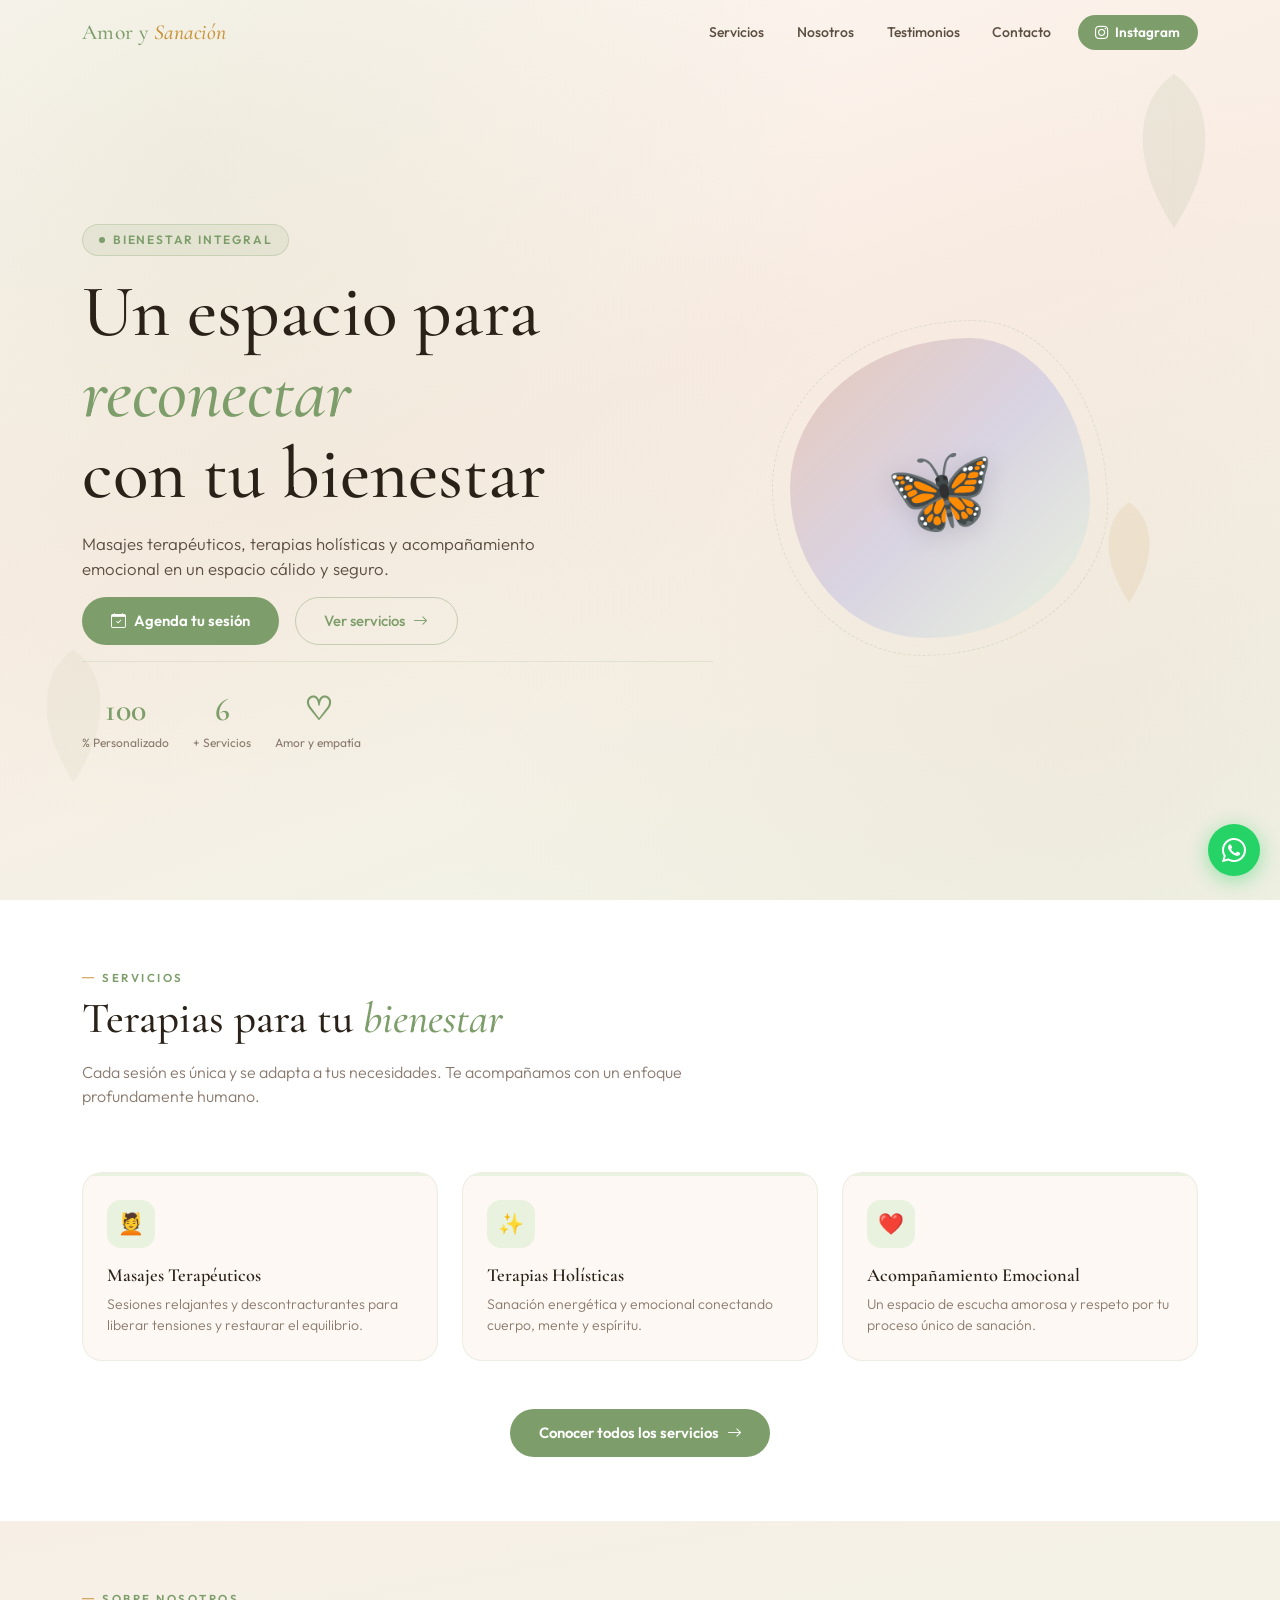
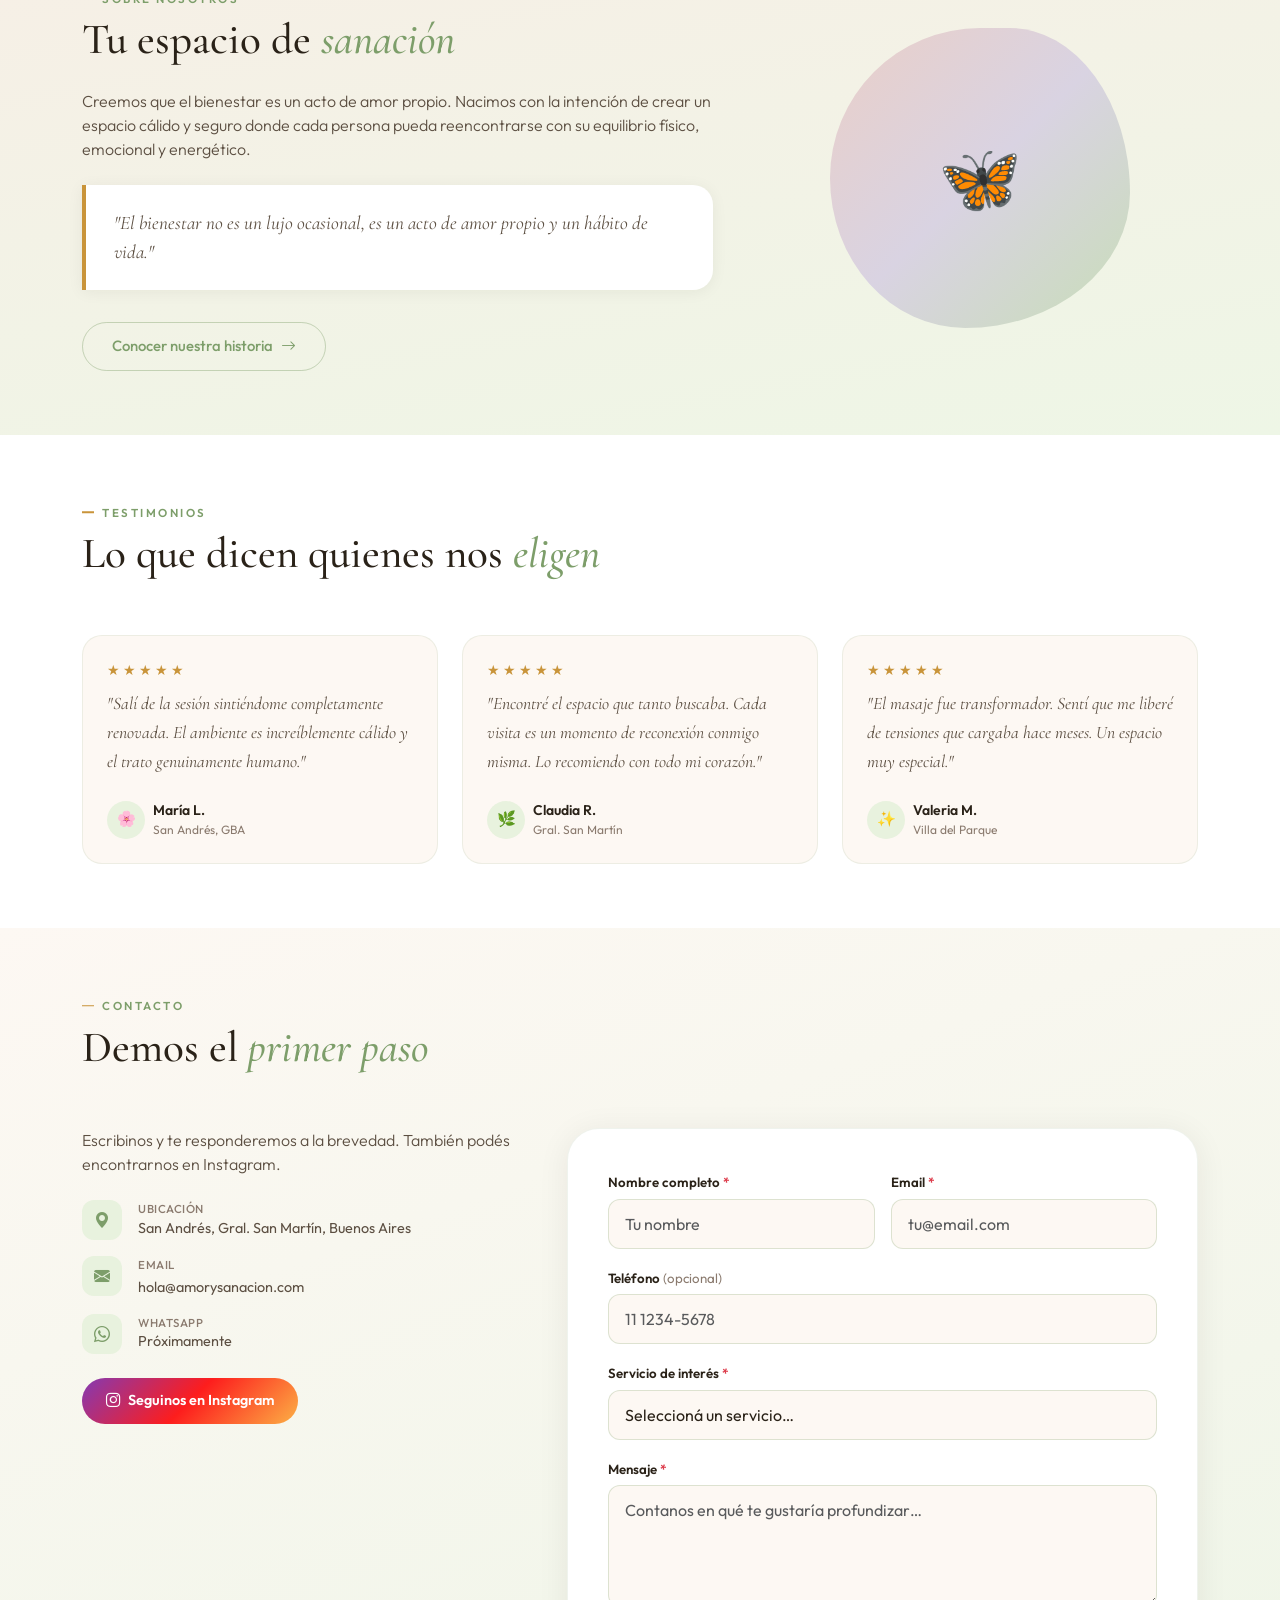
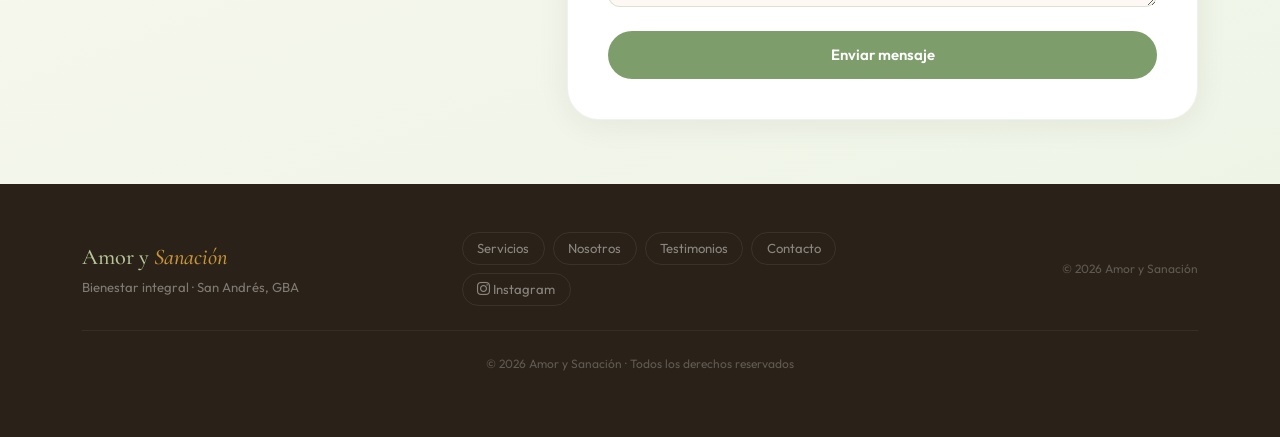
<file: index.html>
<!DOCTYPE html>
<html lang="es">
<head>
  <meta charset="UTF-8">
  <meta name="viewport" content="width=device-width, initial-scale=1.0">
  <meta name="description" content="Amor y Sanación — Bienestar integral en San Andrés, Buenos Aires. Masajes terapéuticos, terapias holísticas y acompañamiento emocional.">
  <title>Amor y Sanación · Bienestar Integral</title>

  <!-- Bootstrap 5.3.8 -->
  <link rel="stylesheet" href="https://cdn.jsdelivr.net/npm/bootstrap@5.3.8/dist/css/bootstrap.min.css">
  <!-- Bootstrap Icons -->
  <link rel="stylesheet" href="https://cdn.jsdelivr.net/npm/bootstrap-icons@1.11.3/font/bootstrap-icons.min.css">
  <!-- Google Fonts -->
  <link rel="preconnect" href="https://fonts.googleapis.com">
  <link rel="preconnect" href="https://fonts.gstatic.com" crossorigin>
  <link href="https://fonts.googleapis.com/css2?family=Cormorant+Garamond:ital,wght@0,400;0,500;0,600;1,400;1,500;1,600&family=Outfit:wght@300;400;500;600&display=swap" rel="stylesheet">
  <!-- Estilos personalizados -->
  <link rel="stylesheet" href="assets/css/styles.css">
</head>
<body>

  <!-- WhatsApp flotante -->
  <a href="https://wa.me/" id="waBtn" aria-label="Contactar por WhatsApp" title="WhatsApp">
    <i class="bi bi-whatsapp fs-4" aria-hidden="true"></i>
  </a>

  <!-- HEADER -->
  <header>
    <nav id="mainNav" class="navbar navbar-expand-lg fixed-top py-0"
         aria-label="Navegación principal">
      <div class="container">
        <a class="navbar-brand py-3" href="index.html">Amor y <em>Sanación</em></a>

        <button class="navbar-toggler" type="button"
                data-bs-toggle="offcanvas"
                data-bs-target="#offcanvasMenu"
                aria-controls="offcanvasMenu"
                aria-expanded="false"
                aria-label="Abrir menú">
          <span class="navbar-toggler-icon"></span>
        </button>

        <div class="collapse navbar-collapse justify-content-end" id="desktopNav">
          <ul class="navbar-nav align-items-center gap-1 py-2">
            <li class="nav-item"><a class="nav-link" href="#servicios">Servicios</a></li>
            <li class="nav-item"><a class="nav-link" href="secciones/nosotros.html">Nosotros</a></li>
            <li class="nav-item"><a class="nav-link" href="#testimonios">Testimonios</a></li>
            <li class="nav-item"><a class="nav-link" href="#contacto">Contacto</a></li>
            <li class="nav-item ms-2">
              <a class="btn-nav-ig"
                 href="https://instagram.com/_amor_y_sanacion"
                 target="_blank" rel="noopener noreferrer"
                 aria-label="Seguinos en Instagram">
                <i class="bi bi-instagram" aria-hidden="true"></i> Instagram
              </a>
            </li>
          </ul>
        </div>
      </div>
    </nav>
  </header>

  <!-- Offcanvas menú mobile -->
  <div class="offcanvas offcanvas-start" tabindex="-1"
       id="offcanvasMenu" aria-labelledby="offcanvasLabel">
    <div class="offcanvas-header">
      <span class="navbar-brand m-0" id="offcanvasLabel">Amor y <em>Sanación</em></span>
      <button type="button" class="btn-close"
              data-bs-dismiss="offcanvas" aria-label="Cerrar menú"></button>
    </div>
    <div class="offcanvas-body d-flex flex-column justify-content-center gap-1">
      <ul class="navbar-nav gap-1 mb-4">
        <li class="nav-item">
          <a class="nav-link" href="#servicios" data-bs-dismiss="offcanvas">Servicios</a>
        </li>
        <li class="nav-item">
          <a class="nav-link" href="secciones/nosotros.html" data-bs-dismiss="offcanvas">Nosotros</a>
        </li>
        <li class="nav-item">
          <a class="nav-link" href="#testimonios" data-bs-dismiss="offcanvas">Testimonios</a>
        </li>
        <li class="nav-item">
          <a class="nav-link" href="#contacto" data-bs-dismiss="offcanvas">Contacto</a>
        </li>
      </ul>
      <a class="btn-sage justify-content-center"
         href="#contacto" data-bs-dismiss="offcanvas">
        <i class="bi bi-calendar-check" aria-hidden="true"></i> Agenda tu sesión
      </a>
      <div class="mt-4 pt-4" style="border-top:1px solid rgba(125,158,106,.2)">
        <a class="btn-ig w-100 justify-content-center"
           href="https://instagram.com/_amor_y_sanacion"
           target="_blank" rel="noopener noreferrer">
          <i class="bi bi-instagram" aria-hidden="true"></i> @_amor_y_sanacion
        </a>
      </div>
    </div>
  </div>

  <!-- MAIN -->
  <main id="contenido-principal">

    <!-- HERO -->
    <section id="inicio" aria-labelledby="hero-title">
      <span class="hero-leaf leaf-1" aria-hidden="true">
        <svg width="110" height="176" viewBox="0 0 100 160" fill="none">
          <path d="M50 10C80 30 95 80 50 150 5 80 20 30 50 10Z" fill="#7d9e6a"/>
          <path d="M50 10L50 150" stroke="#5a7a50" stroke-width="1.5" opacity=".5"/>
        </svg>
      </span>
      <span class="hero-leaf leaf-2" aria-hidden="true">
        <svg width="72" height="115" viewBox="0 0 100 160" fill="none">
          <path d="M50 10C80 30 95 80 50 150 5 80 20 30 50 10Z" fill="#c9943a"/>
        </svg>
      </span>
      <span class="hero-leaf leaf-3" aria-hidden="true">
        <svg width="95" height="152" viewBox="0 0 100 160" fill="none">
          <path d="M50 10C80 30 95 80 50 150 5 80 20 30 50 10Z" fill="#b6c699"/>
        </svg>
      </span>

      <div class="container py-5">
        <div class="row align-items-center g-5">

          <div class="col-lg-7">
            <div class="d-flex flex-column gap-3">
              <div class="hero-in">
                <span class="hero-badge">
                  <span class="badge-dot" aria-hidden="true"></span>
                  Bienestar Integral
                </span>
              </div>
              <h1 id="hero-title" class="hero-h1 mb-0 hero-in">
                Un espacio para <em>reconectar</em><br class="d-none d-sm-block">
                con tu bienestar
              </h1>
              <p class="mb-0 hero-in fw-light" style="font-size:1.05rem; color:var(--mid); max-width:480px;">
                Masajes terapéuticos, terapias holísticas y acompañamiento emocional
                en un espacio cálido y seguro.
              </p>
              <div class="d-flex flex-wrap gap-3 hero-in">
                <a href="#contacto" class="btn-sage">
                  <i class="bi bi-calendar-check" aria-hidden="true"></i> Agenda tu sesión
                </a>
                <a href="secciones/servicios.html" class="btn-outline-sage">
                  Ver servicios <i class="bi bi-arrow-right" aria-hidden="true"></i>
                </a>
              </div>
              <div class="d-flex gap-4 pt-4 hero-in"
                   style="border-top:1px solid rgba(125,158,106,.15);"
                   aria-label="Datos destacados">
                <div class="text-center">
                  <strong class="stat-value counter" data-target="100" aria-label="100%">0</strong>
                  <span class="stat-label d-block">% Personalizado</span>
                </div>
                <div class="text-center">
                  <strong class="stat-value counter" data-target="6" aria-label="6+">0</strong>
                  <span class="stat-label d-block">+ Servicios</span>
                </div>
                <div class="text-center">
                  <strong class="stat-value" aria-hidden="true">♡</strong>
                  <span class="stat-label d-block">Amor y empatía</span>
                </div>
              </div>
            </div>
          </div>

          <div class="col-lg-5 d-none d-lg-flex justify-content-center">
            <div style="max-width:380px; width:100%;">
              <div class="hero-orb"
                   role="img" aria-label="Ilustración de bienestar">
                <span class="orb-emoji" aria-hidden="true">🦋</span>
              </div>
            </div>
          </div>

        </div>
      </div>
    </section>

    <!-- SERVICIOS (preview) -->
    <section id="servicios" class="py-5" aria-labelledby="servicios-title" style="background:#fff;">
      <div class="container py-3">
        <div class="row mb-5">
          <div class="col-lg-7 reveal">
            <span class="section-label">Servicios</span>
            <h2 id="servicios-title" class="section-title mb-3">
              Terapias para tu <em>bienestar</em>
            </h2>
            <p class="fw-light" style="color:var(--muted);">
              Cada sesión es única y se adapta a tus necesidades.
              Te acompañamos con un enfoque profundamente humano.
            </p>
          </div>
        </div>

        <div class="row g-4" role="list">
          <div class="col-sm-6 col-lg-4 reveal" role="listitem">
            <article class="service-card" aria-labelledby="srv1">
              <div class="service-card-body">
                <div class="service-icon" aria-hidden="true">💆</div>
                <h3 id="srv1">Masajes Terapéuticos</h3>
                <p>Sesiones relajantes y descontracturantes para liberar tensiones y restaurar el equilibrio.</p>
              </div>
            </article>
          </div>
          <div class="col-sm-6 col-lg-4 reveal reveal-d1" role="listitem">
            <article class="service-card" aria-labelledby="srv2">
              <div class="service-card-body">
                <div class="service-icon" aria-hidden="true">✨</div>
                <h3 id="srv2">Terapias Holísticas</h3>
                <p>Sanación energética y emocional conectando cuerpo, mente y espíritu.</p>
              </div>
            </article>
          </div>
          <div class="col-sm-6 col-lg-4 reveal reveal-d2" role="listitem">
            <article class="service-card" aria-labelledby="srv3">
              <div class="service-card-body">
                <div class="service-icon" aria-hidden="true">❤️</div>
                <h3 id="srv3">Acompañamiento Emocional</h3>
                <p>Un espacio de escucha amorosa y respeto por tu proceso único de sanación.</p>
              </div>
            </article>
          </div>
        </div>

        <div class="text-center mt-5 reveal">
          <a href="secciones/servicios.html" class="btn-sage">
            Conocer todos los servicios
            <i class="bi bi-arrow-right" aria-hidden="true"></i>
          </a>
        </div>
      </div>
    </section>

    <!-- NOSOTROS (preview) -->
    <section id="nosotros" class="py-5 about-section" aria-labelledby="nosotros-title">
      <div class="container py-3">
        <div class="row align-items-center g-5">

          <div class="col-lg-5 d-flex justify-content-center order-lg-2 reveal reveal-d1">
            <div class="about-orb" role="img" aria-label="Mariposa, símbolo de transformación">🦋</div>
          </div>

          <div class="col-lg-7 order-lg-1 reveal">
            <span class="section-label">Sobre nosotros</span>
            <h2 id="nosotros-title" class="section-title mb-4">
              Tu espacio de <em>sanación</em>
            </h2>
            <p class="fw-light mb-3" style="color:var(--mid);">
              Creemos que el bienestar es un acto de amor propio. Nacimos con la intención
              de crear un espacio cálido y seguro donde cada persona pueda reencontrarse
              con su equilibrio físico, emocional y energético.
            </p>
            <blockquote class="quote-block my-4">
              <p>"El bienestar no es un lujo ocasional, es un acto de amor propio y un hábito de vida."</p>
            </blockquote>
            <a href="secciones/nosotros.html" class="btn-outline-sage mt-2">
              Conocer nuestra historia
              <i class="bi bi-arrow-right" aria-hidden="true"></i>
            </a>
          </div>

        </div>
      </div>
    </section>

    <!-- TESTIMONIOS -->
    <section id="testimonios" class="py-5" aria-labelledby="testimonios-title" style="background:#fff;">
      <div class="container py-3">
        <div class="row mb-5">
          <div class="col-lg-6 reveal">
            <span class="section-label">Testimonios</span>
            <h2 id="testimonios-title" class="section-title">
              Lo que dicen quienes nos <em>eligen</em>
            </h2>
          </div>
        </div>
        <div class="row g-4" role="list">
          <div class="col-md-4 reveal" role="listitem">
            <article class="testimonial-card" aria-label="Testimonio de María L.">
              <p class="testimonial-stars mb-2" aria-label="5 de 5 estrellas">★★★★★</p>
              <p class="testimonial-text mb-4">"Salí de la sesión sintiéndome completamente renovada. El ambiente es increíblemente cálido y el trato genuinamente humano."</p>
              <footer class="d-flex align-items-center gap-2 mt-auto">
                <div class="testimonial-avatar" aria-hidden="true">🌸</div>
                <div>
                  <p class="testimonial-name">María L.</p>
                  <p class="testimonial-loc">San Andrés, GBA</p>
                </div>
              </footer>
            </article>
          </div>
          <div class="col-md-4 reveal reveal-d1" role="listitem">
            <article class="testimonial-card" aria-label="Testimonio de Claudia R.">
              <p class="testimonial-stars mb-2" aria-label="5 de 5 estrellas">★★★★★</p>
              <p class="testimonial-text mb-4">"Encontré el espacio que tanto buscaba. Cada visita es un momento de reconexión conmigo misma. Lo recomiendo con todo mi corazón."</p>
              <footer class="d-flex align-items-center gap-2 mt-auto">
                <div class="testimonial-avatar" aria-hidden="true">🌿</div>
                <div>
                  <p class="testimonial-name">Claudia R.</p>
                  <p class="testimonial-loc">Gral. San Martín</p>
                </div>
              </footer>
            </article>
          </div>
          <div class="col-md-4 reveal reveal-d2" role="listitem">
            <article class="testimonial-card" aria-label="Testimonio de Valeria M.">
              <p class="testimonial-stars mb-2" aria-label="5 de 5 estrellas">★★★★★</p>
              <p class="testimonial-text mb-4">"El masaje fue transformador. Sentí que me liberé de tensiones que cargaba hace meses. Un espacio muy especial."</p>
              <footer class="d-flex align-items-center gap-2 mt-auto">
                <div class="testimonial-avatar" aria-hidden="true">✨</div>
                <div>
                  <p class="testimonial-name">Valeria M.</p>
                  <p class="testimonial-loc">Villa del Parque</p>
                </div>
              </footer>
            </article>
          </div>
        </div>
      </div>
    </section>

    <!-- CONTACTO (con formulario validado) -->
    <section id="contacto" class="py-5 contact-section" aria-labelledby="contacto-title">
      <div class="container py-3">
        <div class="row mb-5">
          <div class="col-lg-6 reveal">
            <span class="section-label">Contacto</span>
            <h2 id="contacto-title" class="section-title">
              Demos el <em>primer paso</em>
            </h2>
          </div>
        </div>

        <div class="row g-5 align-items-start">

          <!-- Información de contacto -->
          <div class="col-lg-5 reveal">
            <p class="fw-light mb-4" style="color:var(--mid);">
              Escribinos y te responderemos a la brevedad.
              También podés encontrarnos en Instagram.
            </p>
            <address class="d-flex flex-column gap-3 mb-4">
              <div class="d-flex gap-3 align-items-start">
                <div class="contact-icon-wrap" aria-hidden="true">
                  <i class="bi bi-geo-alt-fill text-sage"></i>
                </div>
                <div>
                  <p class="contact-label mb-0">Ubicación</p>
                  <p class="contact-value mb-0">San Andrés, Gral. San Martín, Buenos Aires</p>
                </div>
              </div>
              <div class="d-flex gap-3 align-items-start">
                <div class="contact-icon-wrap" aria-hidden="true">
                  <i class="bi bi-envelope-fill text-sage"></i>
                </div>
                <div>
                  <p class="contact-label mb-0">Email</p>
                  <a href="mailto:hola@amorysanacion.com"
                     class="contact-value text-decoration-none"
                     style="color:var(--mid);">hola@amorysanacion.com</a>
                </div>
              </div>
              <div class="d-flex gap-3 align-items-start">
                <div class="contact-icon-wrap" aria-hidden="true">
                  <i class="bi bi-whatsapp text-sage"></i>
                </div>
                <div>
                  <p class="contact-label mb-0">WhatsApp</p>
                  <p class="contact-value mb-0">Próximamente</p>
                </div>
              </div>
            </address>
            <a href="https://instagram.com/_amor_y_sanacion"
               target="_blank" rel="noopener noreferrer"
               class="btn-ig"
               aria-label="Ir al Instagram de Amor y Sanación">
              <i class="bi bi-instagram" aria-hidden="true"></i> Seguinos en Instagram
            </a>
          </div>

          <!-- Formulario validado -->
          <div class="col-lg-7 reveal reveal-d1">
            <div class="form-wrap">
              <form id="contactForm" novalidate aria-label="Formulario de contacto">

                <div class="row g-3">

                  <div class="col-sm-6">
                    <label for="nombre" class="form-label">
                      Nombre completo
                      <span class="text-danger" aria-hidden="true">*</span>
                    </label>
                    <input type="text" class="form-control" id="nombre" name="nombre"
                           placeholder="Tu nombre"
                           required autocomplete="name"
                           aria-required="true"
                           aria-describedby="nombre-fb">
                    <div class="invalid-feedback" id="nombre-fb">
                      Por favor ingresá tu nombre completo.
                    </div>
                  </div>

                  <div class="col-sm-6">
                    <label for="email" class="form-label">
                      Email
                      <span class="text-danger" aria-hidden="true">*</span>
                    </label>
                    <input type="email" class="form-control" id="email" name="email"
                           placeholder="tu@email.com"
                           required autocomplete="email"
                           aria-required="true"
                           aria-describedby="email-fb">
                    <div class="invalid-feedback" id="email-fb">
                      Ingresá un email válido.
                    </div>
                  </div>

                  <div class="col-12">
                    <label for="telefono" class="form-label">
                      Teléfono
                      <span class="fw-normal" style="color:var(--muted);">(opcional)</span>
                    </label>
                    <input type="tel" class="form-control" id="telefono" name="telefono"
                           placeholder="11 1234-5678"
                           autocomplete="tel"
                           pattern="[\d\s\-\+\(\)]{7,20}"
                           aria-describedby="telefono-fb">
                    <div class="invalid-feedback" id="telefono-fb">
                      Ingresá un número de teléfono válido.
                    </div>
                  </div>

                  <div class="col-12">
                    <label for="servicio" class="form-label">
                      Servicio de interés
                      <span class="text-danger" aria-hidden="true">*</span>
                    </label>
                    <select class="form-select" id="servicio" name="servicio"
                            required
                            aria-required="true"
                            aria-describedby="servicio-fb">
                      <option value="">Seleccioná un servicio…</option>
                      <option value="masajes">Masajes Terapéuticos</option>
                      <option value="holisticas">Terapias Holísticas</option>
                      <option value="sensoriales">Experiencias Sensoriales</option>
                      <option value="emocional">Acompañamiento Emocional</option>
                      <option value="grupales">Experiencias Grupales</option>
                      <option value="contenido">Contenido de Bienestar</option>
                    </select>
                    <div class="invalid-feedback" id="servicio-fb">
                      Seleccioná el servicio de tu interés.
                    </div>
                  </div>

                  <div class="col-12">
                    <label for="mensaje" class="form-label">
                      Mensaje
                      <span class="text-danger" aria-hidden="true">*</span>
                    </label>
                    <textarea class="form-control" id="mensaje" name="mensaje"
                              rows="4"
                              placeholder="Contanos en qué te gustaría profundizar…"
                              required minlength="10"
                              aria-required="true"
                              aria-describedby="mensaje-fb"></textarea>
                    <div class="invalid-feedback" id="mensaje-fb">
                      El mensaje debe tener al menos 10 caracteres.
                    </div>
                  </div>

                </div>

                <div class="mt-4">
                  <button type="submit" id="submitBtn"
                          class="btn-sage w-100 justify-content-center"
                          aria-label="Enviar formulario de contacto">
                    <span id="btnLabel">Enviar mensaje</span>
                    <span id="btnSpinner"
                          class="spinner-border spinner-border-sm d-none"
                          role="status" aria-hidden="true"></span>
                  </button>
                </div>

                <!-- Feedback de éxito (aria-live para lectores de pantalla) -->
                <div id="successMsg"
                     class="d-none mt-3 p-3 d-flex align-items-center gap-2"
                     role="alert" aria-live="polite"
                     style="background:var(--sage-pale);
                            border:1px solid rgba(125,158,106,.3);
                            border-radius:.75rem; color:var(--sage);">
                  <i class="bi bi-check-circle-fill" aria-hidden="true"></i>
                  <span>¡Mensaje enviado! Te contactaremos pronto con mucho amor.</span>
                </div>

              </form>
            </div>
          </div>

        </div>
      </div>
    </section>

  </main>

  <!-- FOOTER -->
  <footer class="site-footer py-5" role="contentinfo">
    <div class="container">
      <div class="row align-items-center gy-4">
        <div class="col-md-4">
          <p class="footer-brand mb-1">Amor y <em>Sanación</em></p>
          <p class="mb-0" style="font-size:.82rem; color:rgba(255,255,255,.4);">
            Bienestar integral · San Andrés, GBA
          </p>
        </div>
        <nav class="col-md-5 d-flex flex-wrap gap-2" aria-label="Navegación del pie de página">
          <a href="#servicios"   class="footer-link">Servicios</a>
          <a href="secciones/nosotros.html" class="footer-link">Nosotros</a>
          <a href="#testimonios" class="footer-link">Testimonios</a>
          <a href="#contacto"    class="footer-link">Contacto</a>
          <a href="https://instagram.com/_amor_y_sanacion"
             target="_blank" rel="noopener noreferrer"
             class="footer-link">
            <i class="bi bi-instagram" aria-hidden="true"></i> Instagram
          </a>
        </nav>
        <div class="col-md-3 text-md-end">
          <p class="mb-0" style="font-size:.75rem; color:rgba(255,255,255,.25);">
            &copy; 2026 Amor y Sanación
          </p>
        </div>
      </div>
      <p class="footer-copy text-center mt-4 pt-4">
        &copy; 2026 Amor y Sanación · Todos los derechos reservados
      </p>
    </div>
  </footer>

  <!-- jQuery 3.7.1 (antes de Bootstrap) -->
  <script src="https://code.jquery.com/jquery-3.7.1.min.js"
          integrity="sha256-/JqT3SQfawRcv/BIHPThkBvs0OEvtFFmqPF/lYI/Cxo="
          crossorigin="anonymous"></script>
  <!-- Bootstrap 5.3.8 Bundle -->
  <script src="https://cdn.jsdelivr.net/npm/bootstrap@5.3.8/dist/js/bootstrap.bundle.min.js"></script>
  <!-- Scripts propios -->
  <script src="assets/js/main.js"></script>

</body>
</html>
</file>
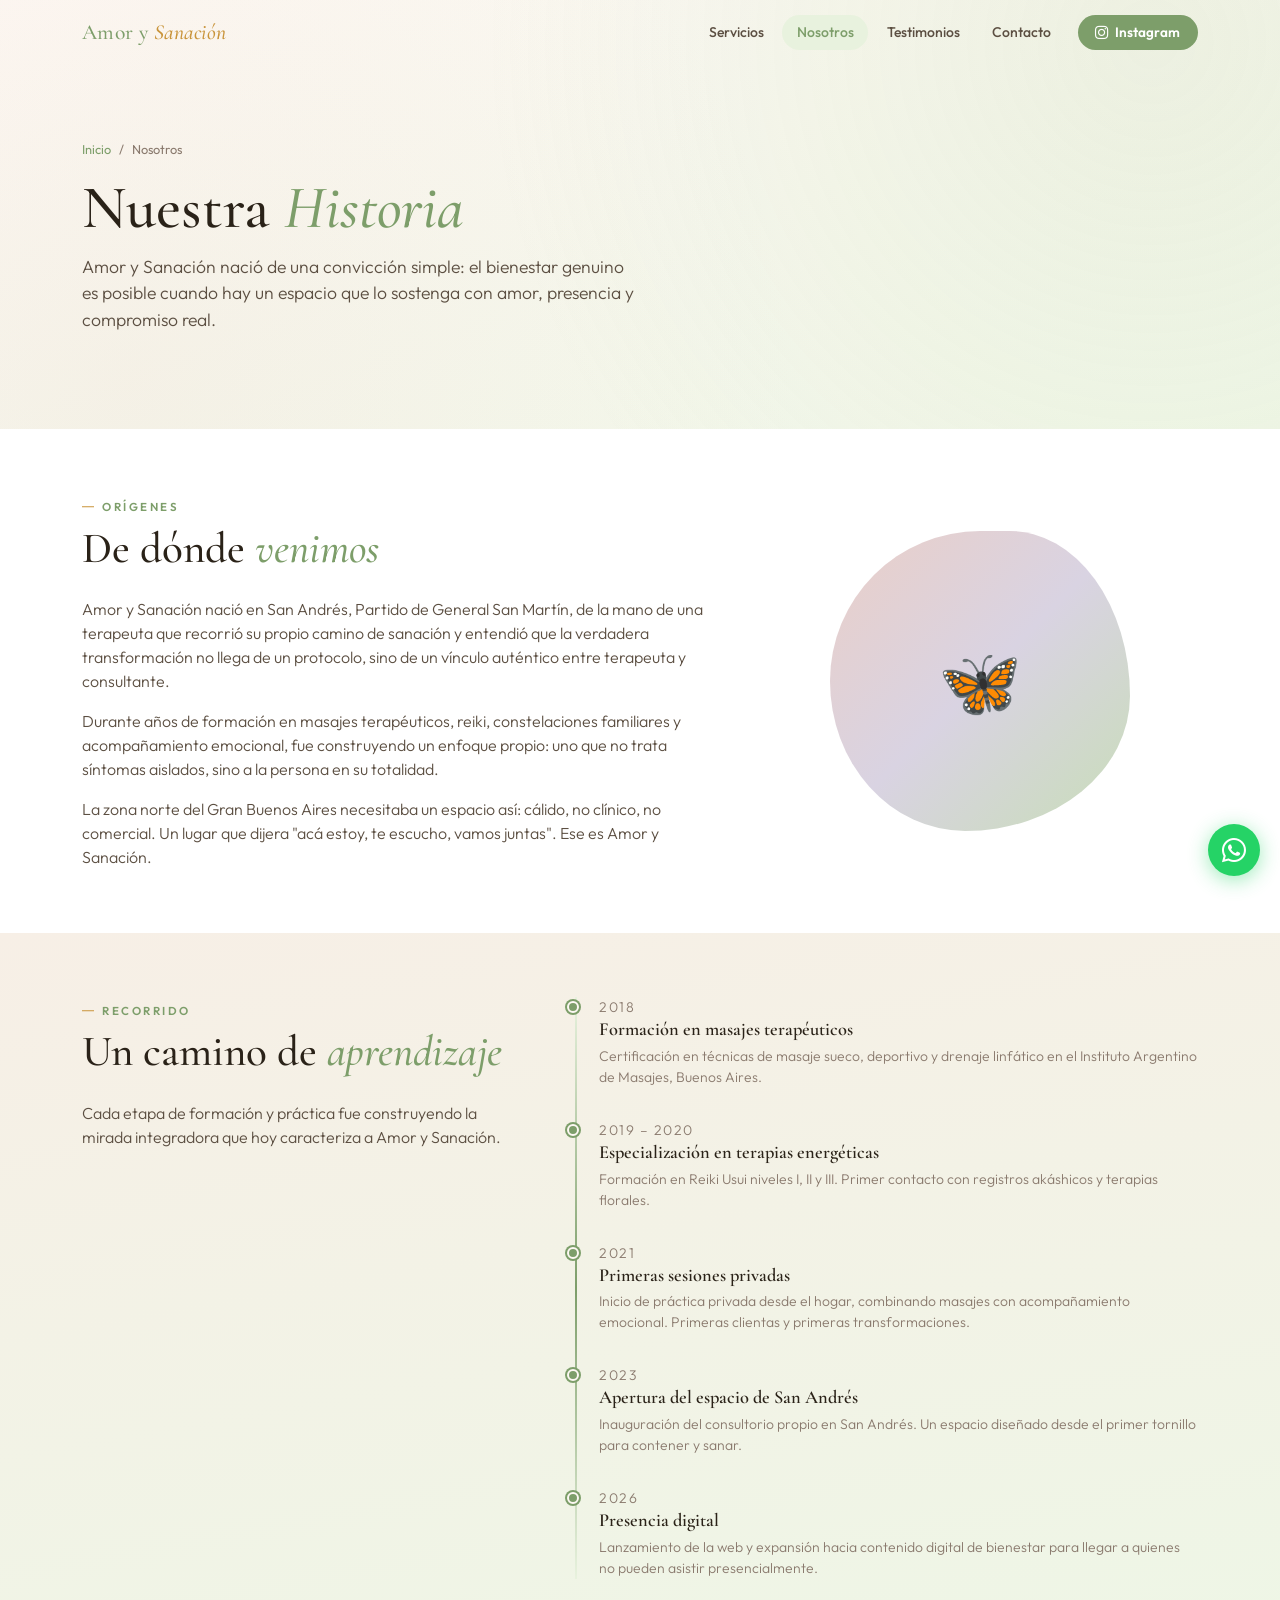
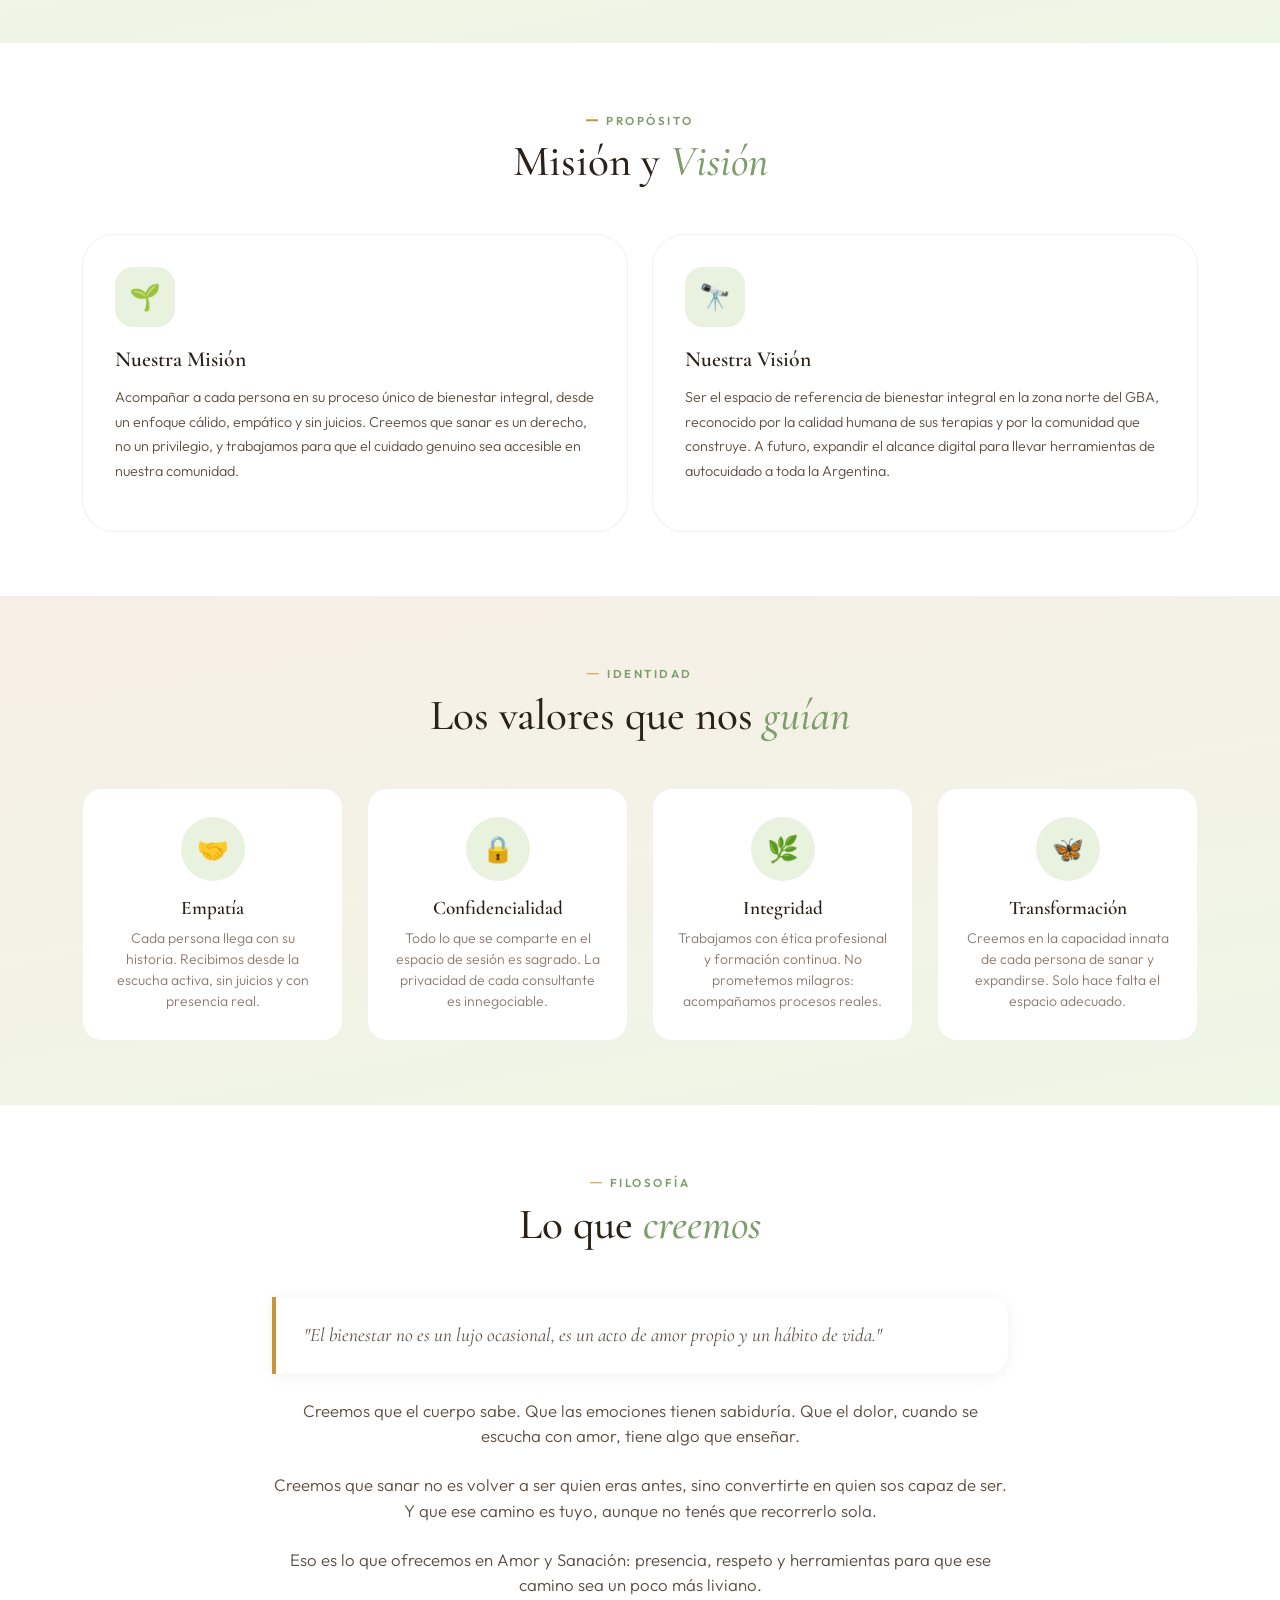
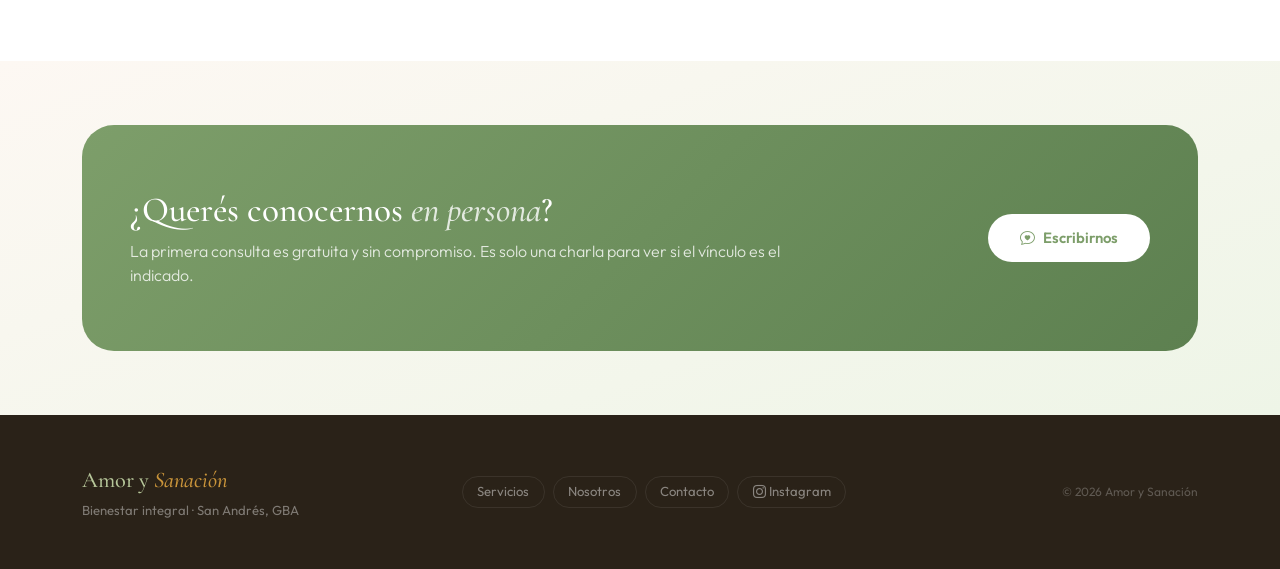
<file: secciones/nosotros.html>
<!DOCTYPE html>
<html lang="es">
<head>
  <meta charset="UTF-8">
  <meta name="viewport" content="width=device-width, initial-scale=1.0">
  <meta name="description" content="Conocé la historia, misión y valores de Amor y Sanación — un espacio de bienestar integral en San Andrés, Buenos Aires.">
  <title>Nuestra Historia · Amor y Sanación</title>

  <link rel="stylesheet" href="https://cdn.jsdelivr.net/npm/bootstrap@5.3.8/dist/css/bootstrap.min.css">
  <link rel="stylesheet" href="https://cdn.jsdelivr.net/npm/bootstrap-icons@1.11.3/font/bootstrap-icons.min.css">
  <link rel="preconnect" href="https://fonts.googleapis.com">
  <link rel="preconnect" href="https://fonts.gstatic.com" crossorigin>
  <link href="https://fonts.googleapis.com/css2?family=Cormorant+Garamond:ital,wght@0,400;0,500;0,600;1,400;1,500;1,600&family=Outfit:wght@300;400;500;600&display=swap" rel="stylesheet">
  <link rel="stylesheet" href="../assets/css/styles.css">
</head>
<body>

  <a href="https://wa.me/" id="waBtn" aria-label="Contactar por WhatsApp" title="WhatsApp">
    <i class="bi bi-whatsapp fs-4" aria-hidden="true"></i>
  </a>

  <!-- HEADER -->
  <header>
    <nav id="mainNav" class="navbar navbar-expand-lg fixed-top py-0"
         aria-label="Navegación principal">
      <div class="container">
        <a class="navbar-brand py-3" href="../index.html">Amor y <em>Sanación</em></a>

        <button class="navbar-toggler" type="button"
                data-bs-toggle="offcanvas"
                data-bs-target="#offcanvasMenu"
                aria-controls="offcanvasMenu"
                aria-expanded="false"
                aria-label="Abrir menú">
          <span class="navbar-toggler-icon"></span>
        </button>

        <div class="collapse navbar-collapse justify-content-end" id="desktopNav">
          <ul class="navbar-nav align-items-center gap-1 py-2">
            <li class="nav-item"><a class="nav-link" href="servicios.html">Servicios</a></li>
            <li class="nav-item">
              <a class="nav-link active" href="nosotros.html"
                 aria-current="page">Nosotros</a>
            </li>
            <li class="nav-item"><a class="nav-link" href="../index.html#testimonios">Testimonios</a></li>
            <li class="nav-item"><a class="nav-link" href="../index.html#contacto">Contacto</a></li>
            <li class="nav-item ms-2">
              <a class="btn-nav-ig"
                 href="https://instagram.com/_amor_y_sanacion"
                 target="_blank" rel="noopener noreferrer"
                 aria-label="Seguinos en Instagram">
                <i class="bi bi-instagram" aria-hidden="true"></i> Instagram
              </a>
            </li>
          </ul>
        </div>
      </div>
    </nav>
  </header>

  <div class="offcanvas offcanvas-start" tabindex="-1"
       id="offcanvasMenu" aria-labelledby="offcanvasLabel">
    <div class="offcanvas-header">
      <span class="navbar-brand m-0" id="offcanvasLabel">Amor y <em>Sanación</em></span>
      <button type="button" class="btn-close"
              data-bs-dismiss="offcanvas" aria-label="Cerrar menú"></button>
    </div>
    <div class="offcanvas-body d-flex flex-column justify-content-center gap-1">
      <ul class="navbar-nav gap-1 mb-4">
        <li class="nav-item"><a class="nav-link" href="servicios.html" data-bs-dismiss="offcanvas">Servicios</a></li>
        <li class="nav-item"><a class="nav-link active" href="nosotros.html" data-bs-dismiss="offcanvas" aria-current="page">Nosotros</a></li>
        <li class="nav-item"><a class="nav-link" href="../index.html#testimonios" data-bs-dismiss="offcanvas">Testimonios</a></li>
        <li class="nav-item"><a class="nav-link" href="../index.html#contacto" data-bs-dismiss="offcanvas">Contacto</a></li>
      </ul>
      <a class="btn-sage justify-content-center" href="../index.html#contacto">
        <i class="bi bi-calendar-check" aria-hidden="true"></i> Agenda tu sesión
      </a>
    </div>
  </div>

  <!-- MAIN -->
  <main id="contenido-principal">

    <!-- PAGE HERO -->
    <section class="page-hero" aria-labelledby="page-title">
      <div class="container">
        <nav aria-label="Ruta de navegación">
          <ol class="breadcrumb mb-3">
            <li class="breadcrumb-item"><a href="../index.html">Inicio</a></li>
            <li class="breadcrumb-item active" aria-current="page">Nosotros</li>
          </ol>
        </nav>
        <h1 id="page-title" class="page-hero-title">
          Nuestra <em>Historia</em>
        </h1>
        <p class="page-hero-lead">
          Amor y Sanación nació de una convicción simple: el bienestar genuino
          es posible cuando hay un espacio que lo sostenga con amor, presencia y compromiso real.
        </p>
      </div>
    </section>

    <!-- HISTORIA -->
    <section id="historia" class="py-5" aria-labelledby="historia-title" style="background:#fff;">
      <div class="container py-3">
        <div class="row g-5 align-items-center">

          <div class="col-lg-5 d-flex justify-content-center order-lg-2 reveal">
            <div class="about-orb" role="img" aria-label="Mariposa, símbolo de transformación">🦋</div>
          </div>

          <div class="col-lg-7 order-lg-1 reveal reveal-d1">
            <span class="section-label">Orígenes</span>
            <h2 id="historia-title" class="section-title mb-4">
              De dónde <em>venimos</em>
            </h2>
            <p class="fw-light mb-3" style="color:var(--mid);">
              Amor y Sanación nació en San Andrés, Partido de General San Martín,
              de la mano de una terapeuta que recorrió su propio camino de sanación
              y entendió que la verdadera transformación no llega de un protocolo,
              sino de un vínculo auténtico entre terapeuta y consultante.
            </p>
            <p class="fw-light mb-3" style="color:var(--mid);">
              Durante años de formación en masajes terapéuticos, reiki, constelaciones
              familiares y acompañamiento emocional, fue construyendo un enfoque propio:
              uno que no trata síntomas aislados, sino a la persona en su totalidad.
            </p>
            <p class="fw-light mb-0" style="color:var(--mid);">
              La zona norte del Gran Buenos Aires necesitaba un espacio así: cálido,
              no clínico, no comercial. Un lugar que dijera "acá estoy, te escucho,
              vamos juntas". Ese es Amor y Sanación.
            </p>
          </div>

        </div>
      </div>
    </section>

    <!-- LÍNEA DE TIEMPO -->
    <section id="timeline" class="py-5 about-section" aria-labelledby="timeline-title">
      <div class="container py-3">
        <div class="row g-5">

          <div class="col-lg-5 reveal">
            <span class="section-label">Recorrido</span>
            <h2 id="timeline-title" class="section-title mb-4">
              Un camino de <em>aprendizaje</em>
            </h2>
            <p class="fw-light" style="color:var(--mid);">
              Cada etapa de formación y práctica fue construyendo la mirada integradora
              que hoy caracteriza a Amor y Sanación.
            </p>
          </div>

          <div class="col-lg-7 reveal reveal-d1">
            <div class="timeline" aria-label="Línea de tiempo de Amor y Sanación">

              <div class="timeline-item">
                <span class="timeline-dot" aria-hidden="true"></span>
                <p class="timeline-year">2018</p>
                <h3>Formación en masajes terapéuticos</h3>
                <p>Certificación en técnicas de masaje sueco, deportivo y drenaje linfático en el Instituto Argentino de Masajes, Buenos Aires.</p>
              </div>

              <div class="timeline-item">
                <span class="timeline-dot" aria-hidden="true"></span>
                <p class="timeline-year">2019 – 2020</p>
                <h3>Especialización en terapias energéticas</h3>
                <p>Formación en Reiki Usui niveles I, II y III. Primer contacto con registros akáshicos y terapias florales.</p>
              </div>

              <div class="timeline-item">
                <span class="timeline-dot" aria-hidden="true"></span>
                <p class="timeline-year">2021</p>
                <h3>Primeras sesiones privadas</h3>
                <p>Inicio de práctica privada desde el hogar, combinando masajes con acompañamiento emocional. Primeras clientas y primeras transformaciones.</p>
              </div>

              <div class="timeline-item">
                <span class="timeline-dot" aria-hidden="true"></span>
                <p class="timeline-year">2023</p>
                <h3>Apertura del espacio de San Andrés</h3>
                <p>Inauguración del consultorio propio en San Andrés. Un espacio diseñado desde el primer tornillo para contener y sanar.</p>
              </div>

              <div class="timeline-item">
                <span class="timeline-dot" aria-hidden="true"></span>
                <p class="timeline-year">2026</p>
                <h3>Presencia digital</h3>
                <p>Lanzamiento de la web y expansión hacia contenido digital de bienestar para llegar a quienes no pueden asistir presencialmente.</p>
              </div>

            </div>
          </div>

        </div>
      </div>
    </section>

    <!-- MISIÓN -->
    <section id="mision" class="py-5" aria-labelledby="mision-title" style="background:#fff;">
      <div class="container py-3">

        <div class="text-center mb-5 reveal">
          <span class="section-label">Propósito</span>
          <h2 id="mision-title" class="section-title">
            Misión y <em>Visión</em>
          </h2>
        </div>

        <div class="row g-4">
          <div class="col-md-6 reveal">
            <div class="service-detail-card h-100">
              <div class="service-detail-icon" aria-hidden="true">🌱</div>
              <h3>Nuestra Misión</h3>
              <p>
                Acompañar a cada persona en su proceso único de bienestar integral,
                desde un enfoque cálido, empático y sin juicios. Creemos que sanar
                es un derecho, no un privilegio, y trabajamos para que el cuidado
                genuino sea accesible en nuestra comunidad.
              </p>
            </div>
          </div>
          <div class="col-md-6 reveal reveal-d1">
            <div class="service-detail-card h-100">
              <div class="service-detail-icon" aria-hidden="true">🔭</div>
              <h3>Nuestra Visión</h3>
              <p>
                Ser el espacio de referencia de bienestar integral en la zona norte
                del GBA, reconocido por la calidad humana de sus terapias y por la
                comunidad que construye. A futuro, expandir el alcance digital para
                llevar herramientas de autocuidado a toda la Argentina.
              </p>
            </div>
          </div>
        </div>

      </div>
    </section>

    <!-- VALORES -->
    <section id="valores" class="py-5 about-section" aria-labelledby="valores-title">
      <div class="container py-3">

        <div class="text-center mb-5 reveal">
          <span class="section-label">Identidad</span>
          <h2 id="valores-title" class="section-title">
            Los valores que nos <em>guían</em>
          </h2>
        </div>

        <div class="row g-4" role="list">

          <div class="col-sm-6 col-lg-3 reveal" role="listitem">
            <article class="value-card" aria-labelledby="val1">
              <div class="value-icon" aria-hidden="true">🤝</div>
              <h3 id="val1">Empatía</h3>
              <p>Cada persona llega con su historia. Recibimos desde la escucha activa, sin juicios y con presencia real.</p>
            </article>
          </div>

          <div class="col-sm-6 col-lg-3 reveal reveal-d1" role="listitem">
            <article class="value-card" aria-labelledby="val2">
              <div class="value-icon" aria-hidden="true">🔒</div>
              <h3 id="val2">Confidencialidad</h3>
              <p>Todo lo que se comparte en el espacio de sesión es sagrado. La privacidad de cada consultante es innegociable.</p>
            </article>
          </div>

          <div class="col-sm-6 col-lg-3 reveal reveal-d2" role="listitem">
            <article class="value-card" aria-labelledby="val3">
              <div class="value-icon" aria-hidden="true">🌿</div>
              <h3 id="val3">Integridad</h3>
              <p>Trabajamos con ética profesional y formación continua. No prometemos milagros: acompañamos procesos reales.</p>
            </article>
          </div>

          <div class="col-sm-6 col-lg-3 reveal reveal-d3" role="listitem">
            <article class="value-card" aria-labelledby="val4">
              <div class="value-icon" aria-hidden="true">🦋</div>
              <h3 id="val4">Transformación</h3>
              <p>Creemos en la capacidad innata de cada persona de sanar y expandirse. Solo hace falta el espacio adecuado.</p>
            </article>
          </div>

        </div>
      </div>
    </section>

    <!-- FILOSOFÍA / MANIFIESTO -->
    <section id="filosofia" class="py-5" aria-labelledby="filosofia-title" style="background:#fff;">
      <div class="container py-3">
        <div class="row justify-content-center">
          <div class="col-lg-8 text-center reveal">
            <span class="section-label">Filosofía</span>
            <h2 id="filosofia-title" class="section-title mb-5">
              Lo que <em>creemos</em>
            </h2>
            <blockquote class="quote-block text-start mb-4">
              <p>"El bienestar no es un lujo ocasional, es un acto de amor propio y un hábito de vida."</p>
            </blockquote>
            <p class="fw-light mb-4" style="color:var(--mid); font-size:1.05rem;">
              Creemos que el cuerpo sabe. Que las emociones tienen sabiduría.
              Que el dolor, cuando se escucha con amor, tiene algo que enseñar.
            </p>
            <p class="fw-light mb-4" style="color:var(--mid); font-size:1.05rem;">
              Creemos que sanar no es volver a ser quien eras antes, sino convertirte
              en quien sos capaz de ser. Y que ese camino es tuyo, aunque no tenés
              que recorrerlo sola.
            </p>
            <p class="fw-light mb-0" style="color:var(--mid); font-size:1.05rem;">
              Eso es lo que ofrecemos en Amor y Sanación: presencia, respeto y
              herramientas para que ese camino sea un poco más liviano.
            </p>
          </div>
        </div>
      </div>
    </section>

    <!-- CTA -->
    <section class="py-5 contact-section" aria-labelledby="cta-title">
      <div class="container py-3">
        <div class="cta-banner reveal">
          <div class="row align-items-center g-4">
            <div class="col-lg-8">
              <h2 id="cta-title">¿Querés conocernos <em style="color:rgba(255,255,255,.8);">en persona</em>?</h2>
              <p class="mb-0">La primera consulta es gratuita y sin compromiso. Es solo una charla para ver si el vínculo es el indicado.</p>
            </div>
            <div class="col-lg-4 text-lg-end">
              <a href="../index.html#contacto" class="btn-cta-white">
                <i class="bi bi-chat-heart" aria-hidden="true"></i> Escribirnos
              </a>
            </div>
          </div>
        </div>
      </div>
    </section>

  </main>

  <!-- FOOTER -->
  <footer class="site-footer py-5" role="contentinfo">
    <div class="container">
      <div class="row align-items-center gy-4">
        <div class="col-md-4">
          <p class="footer-brand mb-1">Amor y <em>Sanación</em></p>
          <p class="mb-0" style="font-size:.82rem; color:rgba(255,255,255,.4);">
            Bienestar integral · San Andrés, GBA
          </p>
        </div>
        <nav class="col-md-5 d-flex flex-wrap gap-2" aria-label="Navegación del pie de página">
          <a href="servicios.html" class="footer-link">Servicios</a>
          <a href="nosotros.html" class="footer-link">Nosotros</a>
          <a href="../index.html#contacto" class="footer-link">Contacto</a>
          <a href="https://instagram.com/_amor_y_sanacion"
             target="_blank" rel="noopener noreferrer" class="footer-link">
            <i class="bi bi-instagram" aria-hidden="true"></i> Instagram
          </a>
        </nav>
        <div class="col-md-3 text-md-end">
          <p class="mb-0" style="font-size:.75rem; color:rgba(255,255,255,.25);">
            &copy; 2026 Amor y Sanación
          </p>
        </div>
      </div>
    </div>
  </footer>

  <script src="https://code.jquery.com/jquery-3.7.1.min.js"
          integrity="sha256-/JqT3SQfawRcv/BIHPThkBvs0OEvtFFmqPF/lYI/Cxo="
          crossorigin="anonymous"></script>
  <script src="https://cdn.jsdelivr.net/npm/bootstrap@5.3.8/dist/js/bootstrap.bundle.min.js"></script>
  <script src="../assets/js/main.js"></script>

</body>
</html>
</file>
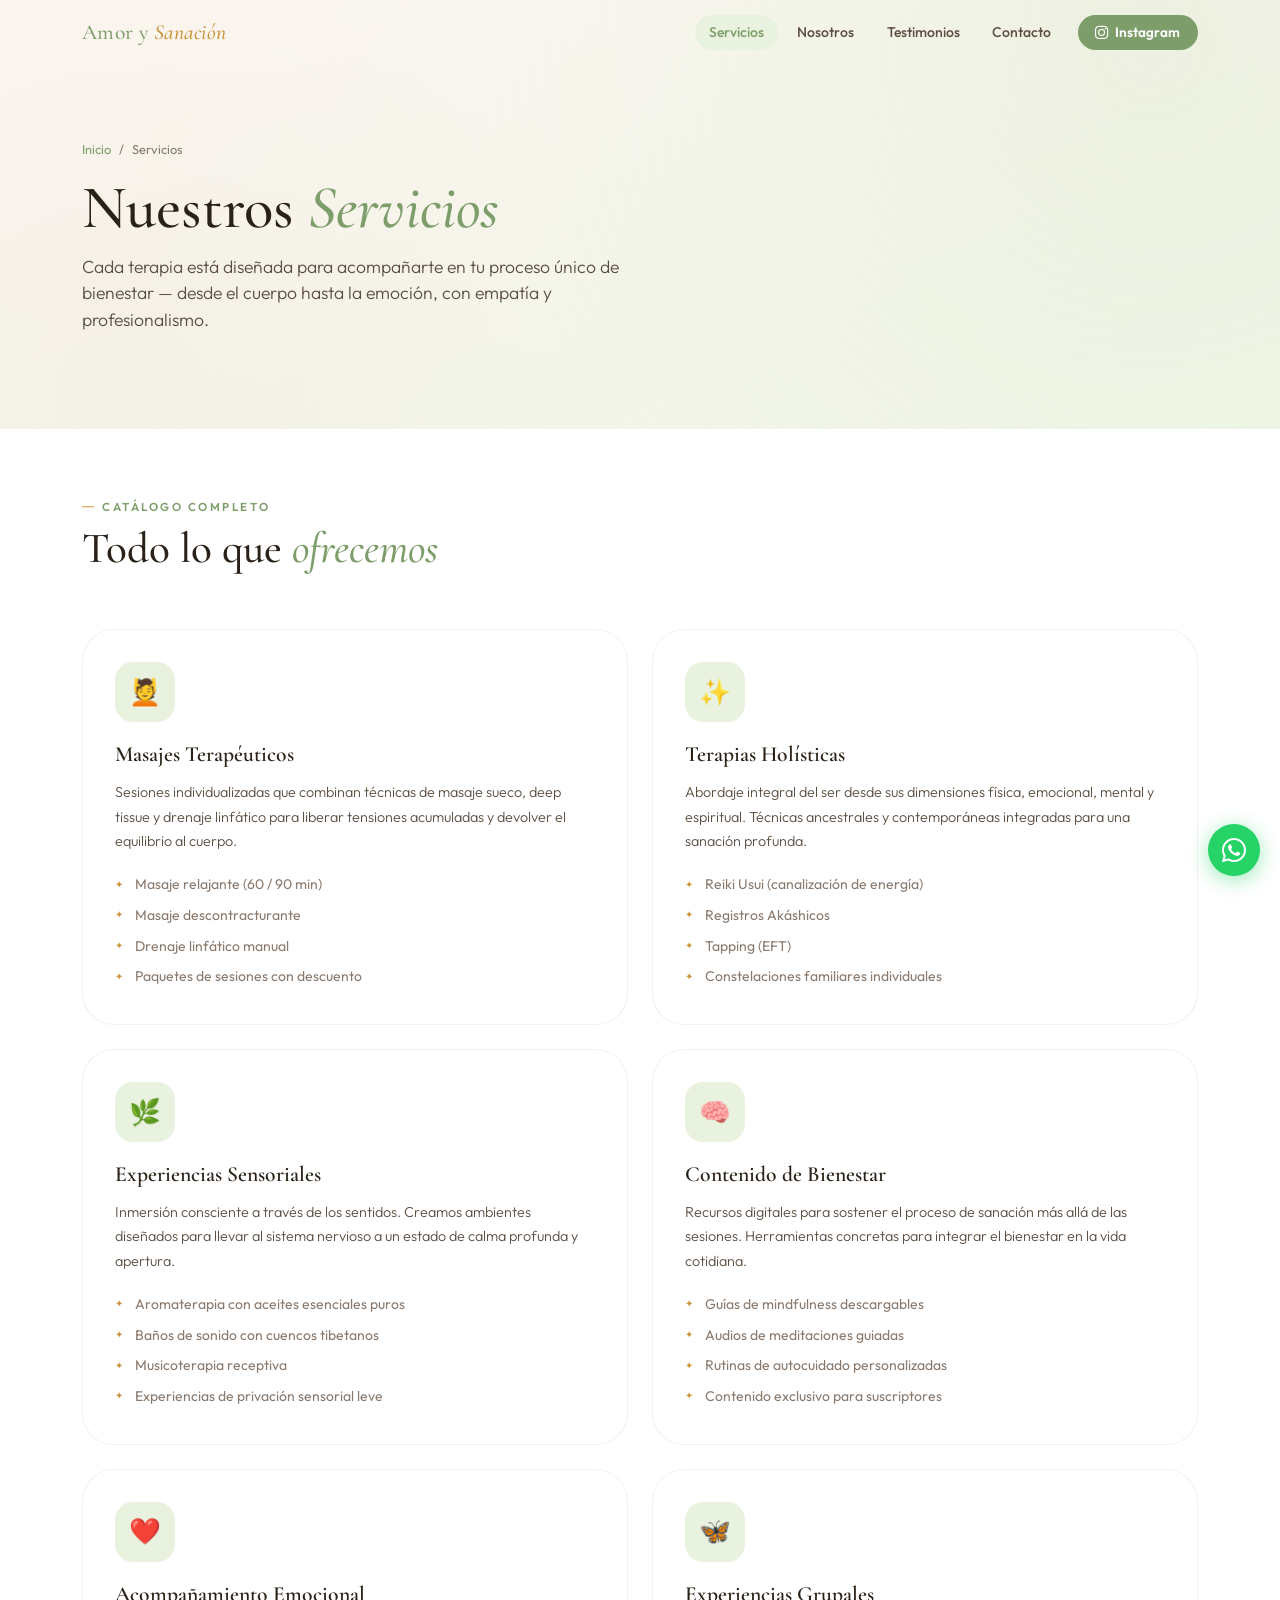
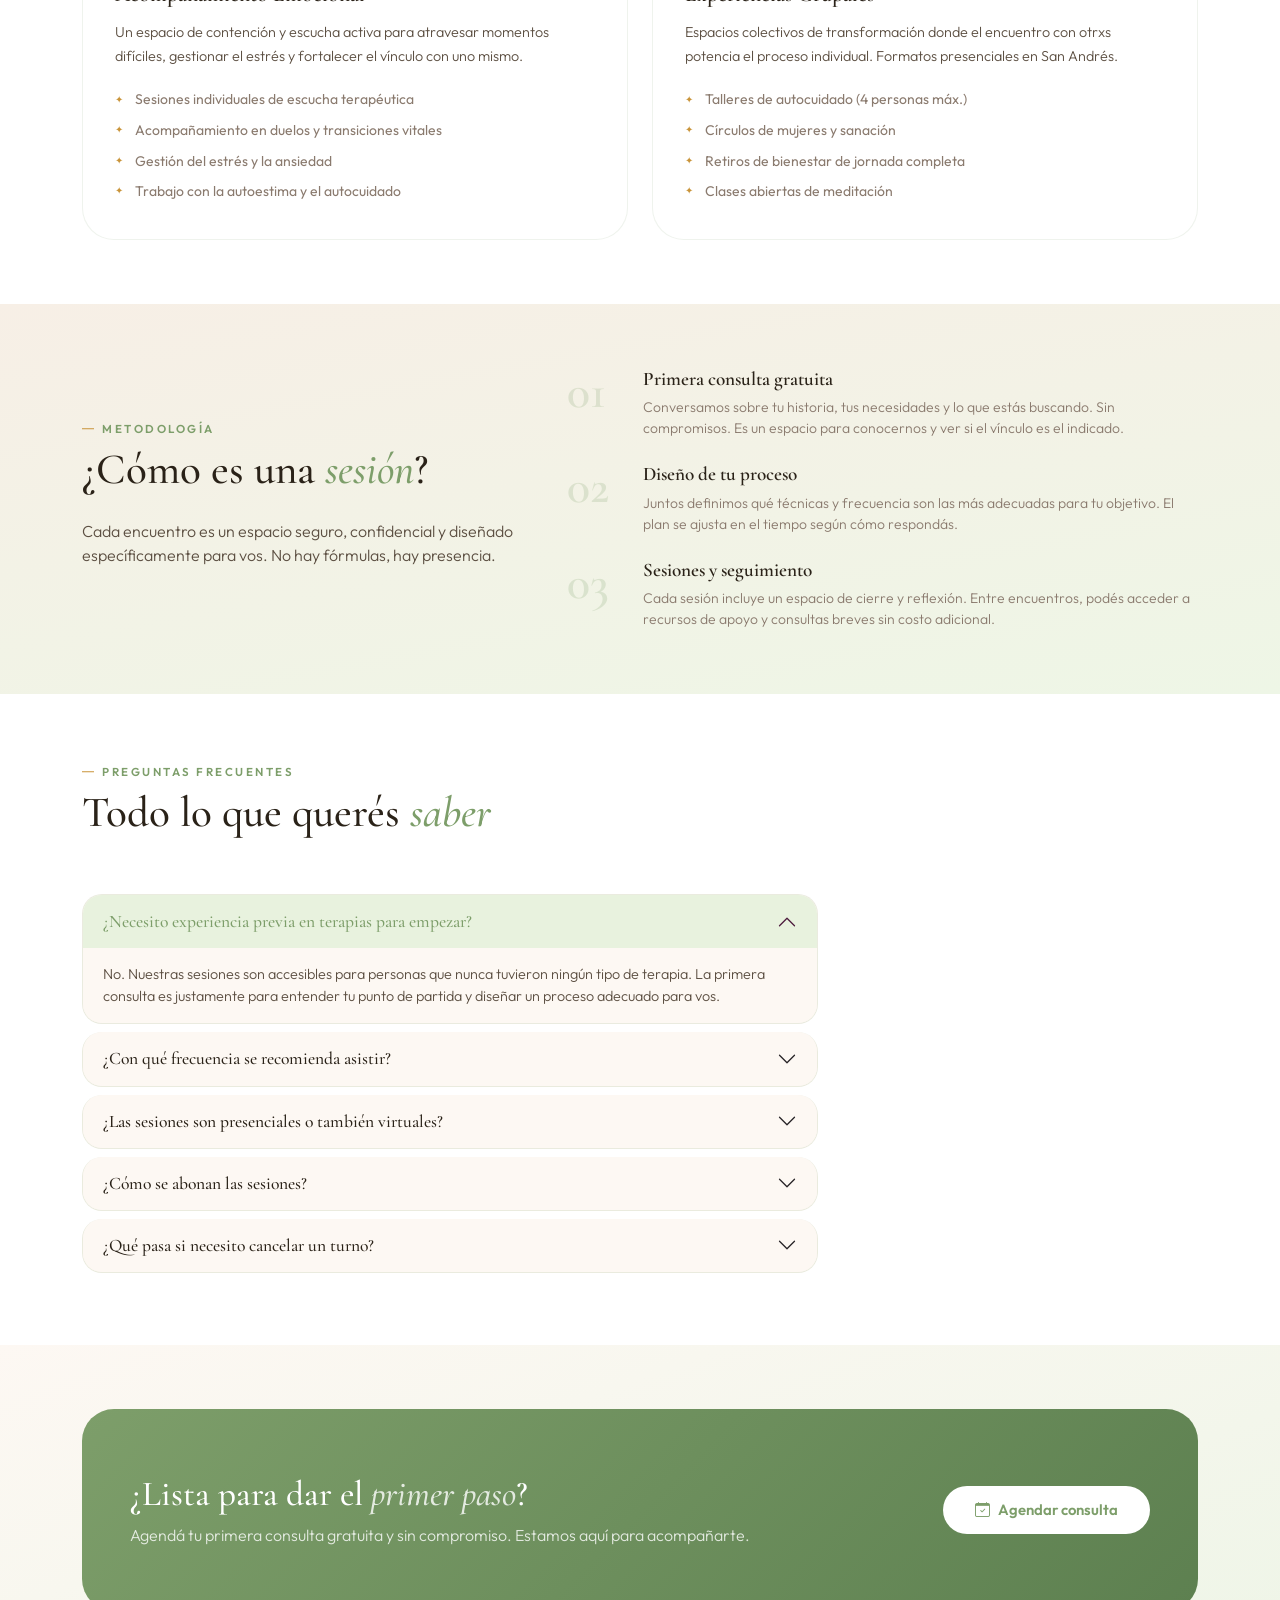
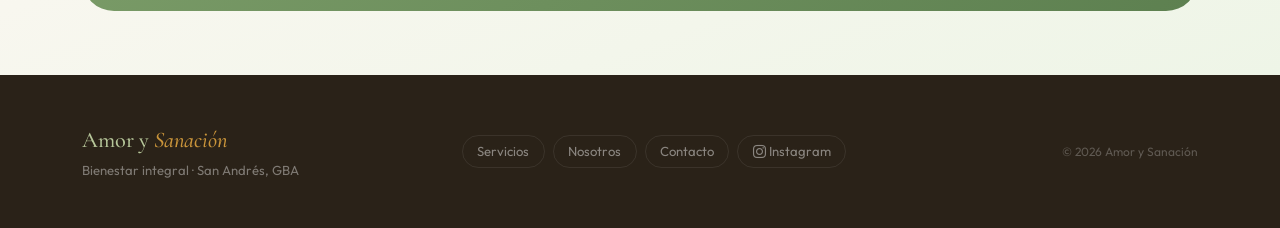
<file: secciones/servicios.html>
<!DOCTYPE html>
<html lang="es">
<head>
  <meta charset="UTF-8">
  <meta name="viewport" content="width=device-width, initial-scale=1.0">
  <meta name="description" content="Conocé todos los servicios de Amor y Sanación: masajes terapéuticos, terapias holísticas, experiencias sensoriales, acompañamiento emocional y más.">
  <title>Servicios · Amor y Sanación</title>

  <link rel="stylesheet" href="https://cdn.jsdelivr.net/npm/bootstrap@5.3.8/dist/css/bootstrap.min.css">
  <link rel="stylesheet" href="https://cdn.jsdelivr.net/npm/bootstrap-icons@1.11.3/font/bootstrap-icons.min.css">
  <link rel="preconnect" href="https://fonts.googleapis.com">
  <link rel="preconnect" href="https://fonts.gstatic.com" crossorigin>
  <link href="https://fonts.googleapis.com/css2?family=Cormorant+Garamond:ital,wght@0,400;0,500;0,600;1,400;1,500;1,600&family=Outfit:wght@300;400;500;600&display=swap" rel="stylesheet">
  <link rel="stylesheet" href="../assets/css/styles.css">
</head>
<body>

  <a href="https://wa.me/" id="waBtn" aria-label="Contactar por WhatsApp" title="WhatsApp">
    <i class="bi bi-whatsapp fs-4" aria-hidden="true"></i>
  </a>

  <!-- HEADER -->
  <header>
    <nav id="mainNav" class="navbar navbar-expand-lg fixed-top py-0"
         aria-label="Navegación principal">
      <div class="container">
        <a class="navbar-brand py-3" href="../index.html">Amor y <em>Sanación</em></a>

        <button class="navbar-toggler" type="button"
                data-bs-toggle="offcanvas"
                data-bs-target="#offcanvasMenu"
                aria-controls="offcanvasMenu"
                aria-expanded="false"
                aria-label="Abrir menú">
          <span class="navbar-toggler-icon"></span>
        </button>

        <div class="collapse navbar-collapse justify-content-end" id="desktopNav">
          <ul class="navbar-nav align-items-center gap-1 py-2">
            <li class="nav-item">
              <a class="nav-link active" href="servicios.html"
                 aria-current="page">Servicios</a>
            </li>
            <li class="nav-item"><a class="nav-link" href="nosotros.html">Nosotros</a></li>
            <li class="nav-item"><a class="nav-link" href="../index.html#testimonios">Testimonios</a></li>
            <li class="nav-item"><a class="nav-link" href="../index.html#contacto">Contacto</a></li>
            <li class="nav-item ms-2">
              <a class="btn-nav-ig"
                 href="https://instagram.com/_amor_y_sanacion"
                 target="_blank" rel="noopener noreferrer"
                 aria-label="Seguinos en Instagram">
                <i class="bi bi-instagram" aria-hidden="true"></i> Instagram
              </a>
            </li>
          </ul>
        </div>
      </div>
    </nav>
  </header>

  <div class="offcanvas offcanvas-start" tabindex="-1"
       id="offcanvasMenu" aria-labelledby="offcanvasLabel">
    <div class="offcanvas-header">
      <span class="navbar-brand m-0" id="offcanvasLabel">Amor y <em>Sanación</em></span>
      <button type="button" class="btn-close"
              data-bs-dismiss="offcanvas" aria-label="Cerrar menú"></button>
    </div>
    <div class="offcanvas-body d-flex flex-column justify-content-center gap-1">
      <ul class="navbar-nav gap-1 mb-4">
        <li class="nav-item"><a class="nav-link active" href="servicios.html" data-bs-dismiss="offcanvas" aria-current="page">Servicios</a></li>
        <li class="nav-item"><a class="nav-link" href="nosotros.html" data-bs-dismiss="offcanvas">Nosotros</a></li>
        <li class="nav-item"><a class="nav-link" href="../index.html#testimonios" data-bs-dismiss="offcanvas">Testimonios</a></li>
        <li class="nav-item"><a class="nav-link" href="../index.html#contacto" data-bs-dismiss="offcanvas">Contacto</a></li>
      </ul>
      <a class="btn-sage justify-content-center" href="../index.html#contacto">
        <i class="bi bi-calendar-check" aria-hidden="true"></i> Agenda tu sesión
      </a>
    </div>
  </div>

  <!-- MAIN -->
  <main id="contenido-principal">

    <!-- PAGE HERO -->
    <section class="page-hero" aria-labelledby="page-title">
      <div class="container">
        <nav aria-label="Ruta de navegación">
          <ol class="breadcrumb mb-3">
            <li class="breadcrumb-item"><a href="../index.html">Inicio</a></li>
            <li class="breadcrumb-item active" aria-current="page">Servicios</li>
          </ol>
        </nav>
        <h1 id="page-title" class="page-hero-title">
          Nuestros <em>Servicios</em>
        </h1>
        <p class="page-hero-lead">
          Cada terapia está diseñada para acompañarte en tu proceso único de
          bienestar — desde el cuerpo hasta la emoción, con empatía y profesionalismo.
        </p>
      </div>
    </section>

    <!-- SERVICIOS DETALLADOS -->
    <section id="catalogo" class="py-5" aria-labelledby="catalogo-title" style="background:#fff;">
      <div class="container py-3">

        <div class="row mb-5">
          <div class="col-lg-7 reveal">
            <span class="section-label">Catálogo completo</span>
            <h2 id="catalogo-title" class="section-title">
              Todo lo que <em>ofrecemos</em>
            </h2>
          </div>
        </div>

        <div class="row g-4" role="list">

          <!-- Masajes -->
          <div class="col-md-6 reveal" role="listitem">
            <article class="service-detail-card" aria-labelledby="det-srv1">
              <div class="service-detail-icon" aria-hidden="true">💆</div>
              <h3 id="det-srv1">Masajes Terapéuticos</h3>
              <p>Sesiones individualizadas que combinan técnicas de masaje sueco, deep tissue y drenaje linfático para liberar tensiones acumuladas y devolver el equilibrio al cuerpo.</p>
              <ul>
                <li>Masaje relajante (60 / 90 min)</li>
                <li>Masaje descontracturante</li>
                <li>Drenaje linfático manual</li>
                <li>Paquetes de sesiones con descuento</li>
              </ul>
            </article>
          </div>

          <!-- Holísticas -->
          <div class="col-md-6 reveal reveal-d1" role="listitem">
            <article class="service-detail-card" aria-labelledby="det-srv2">
              <div class="service-detail-icon" aria-hidden="true">✨</div>
              <h3 id="det-srv2">Terapias Holísticas</h3>
              <p>Abordaje integral del ser desde sus dimensiones física, emocional, mental y espiritual. Técnicas ancestrales y contemporáneas integradas para una sanación profunda.</p>
              <ul>
                <li>Reiki Usui (canalización de energía)</li>
                <li>Registros Akáshicos</li>
                <li>Tapping (EFT)</li>
                <li>Constelaciones familiares individuales</li>
              </ul>
            </article>
          </div>

          <!-- Sensoriales -->
          <div class="col-md-6 reveal" role="listitem">
            <article class="service-detail-card" aria-labelledby="det-srv3">
              <div class="service-detail-icon" aria-hidden="true">🌿</div>
              <h3 id="det-srv3">Experiencias Sensoriales</h3>
              <p>Inmersión consciente a través de los sentidos. Creamos ambientes diseñados para llevar al sistema nervioso a un estado de calma profunda y apertura.</p>
              <ul>
                <li>Aromaterapia con aceites esenciales puros</li>
                <li>Baños de sonido con cuencos tibetanos</li>
                <li>Musicoterapia receptiva</li>
                <li>Experiencias de privación sensorial leve</li>
              </ul>
            </article>
          </div>

          <!-- Contenido -->
          <div class="col-md-6 reveal reveal-d1" role="listitem">
            <article class="service-detail-card" aria-labelledby="det-srv4">
              <div class="service-detail-icon" aria-hidden="true">🧠</div>
              <h3 id="det-srv4">Contenido de Bienestar</h3>
              <p>Recursos digitales para sostener el proceso de sanación más allá de las sesiones. Herramientas concretas para integrar el bienestar en la vida cotidiana.</p>
              <ul>
                <li>Guías de mindfulness descargables</li>
                <li>Audios de meditaciones guiadas</li>
                <li>Rutinas de autocuidado personalizadas</li>
                <li>Contenido exclusivo para suscriptores</li>
              </ul>
            </article>
          </div>

          <!-- Emocional -->
          <div class="col-md-6 reveal" role="listitem">
            <article class="service-detail-card" aria-labelledby="det-srv5">
              <div class="service-detail-icon" aria-hidden="true">❤️</div>
              <h3 id="det-srv5">Acompañamiento Emocional</h3>
              <p>Un espacio de contención y escucha activa para atravesar momentos difíciles, gestionar el estrés y fortalecer el vínculo con uno mismo.</p>
              <ul>
                <li>Sesiones individuales de escucha terapéutica</li>
                <li>Acompañamiento en duelos y transiciones vitales</li>
                <li>Gestión del estrés y la ansiedad</li>
                <li>Trabajo con la autoestima y el autocuidado</li>
              </ul>
            </article>
          </div>

          <!-- Grupales -->
          <div class="col-md-6 reveal reveal-d1" role="listitem">
            <article class="service-detail-card" aria-labelledby="det-srv6">
              <div class="service-detail-icon" aria-hidden="true">🦋</div>
              <h3 id="det-srv6">Experiencias Grupales</h3>
              <p>Espacios colectivos de transformación donde el encuentro con otrxs potencia el proceso individual. Formatos presenciales en San Andrés.</p>
              <ul>
                <li>Talleres de autocuidado (4 personas máx.)</li>
                <li>Círculos de mujeres y sanación</li>
                <li>Retiros de bienestar de jornada completa</li>
                <li>Clases abiertas de meditación</li>
              </ul>
            </article>
          </div>

        </div>
      </div>
    </section>

    <!-- PROCESO -->
    <section id="proceso" class="py-5 about-section" aria-labelledby="proceso-title">
      <div class="container py-3">
        <div class="row g-5 align-items-center">

          <div class="col-lg-5 reveal">
            <span class="section-label">Metodología</span>
            <h2 id="proceso-title" class="section-title mb-4">
              ¿Cómo es una <em>sesión</em>?
            </h2>
            <p class="fw-light" style="color:var(--mid);">
              Cada encuentro es un espacio seguro, confidencial y diseñado específicamente
              para vos. No hay fórmulas, hay presencia.
            </p>
          </div>

          <div class="col-lg-7 reveal reveal-d1">
            <div class="d-flex flex-column gap-4">

              <div class="process-step">
                <span class="process-number" aria-hidden="true">01</span>
                <div>
                  <h3>Primera consulta gratuita</h3>
                  <p>Conversamos sobre tu historia, tus necesidades y lo que estás buscando. Sin compromisos. Es un espacio para conocernos y ver si el vínculo es el indicado.</p>
                </div>
              </div>

              <div class="process-step">
                <span class="process-number" aria-hidden="true">02</span>
                <div>
                  <h3>Diseño de tu proceso</h3>
                  <p>Juntos definimos qué técnicas y frecuencia son las más adecuadas para tu objetivo. El plan se ajusta en el tiempo según cómo respondás.</p>
                </div>
              </div>

              <div class="process-step">
                <span class="process-number" aria-hidden="true">03</span>
                <div>
                  <h3>Sesiones y seguimiento</h3>
                  <p>Cada sesión incluye un espacio de cierre y reflexión. Entre encuentros, podés acceder a recursos de apoyo y consultas breves sin costo adicional.</p>
                </div>
              </div>

            </div>
          </div>

        </div>
      </div>
    </section>

    <!-- FAQ -->
    <section id="faq" class="py-5" aria-labelledby="faq-title" style="background:#fff;">
      <div class="container py-3">

        <div class="row mb-5">
          <div class="col-lg-6 reveal">
            <span class="section-label">Preguntas frecuentes</span>
            <h2 id="faq-title" class="section-title">
              Todo lo que querés <em>saber</em>
            </h2>
          </div>
        </div>

        <div class="row">
          <div class="col-lg-8 reveal">
            <div class="accordion" id="faqAccordion">

              <div class="accordion-item">
                <h3 class="accordion-header">
                  <button class="accordion-button" type="button"
                          data-bs-toggle="collapse"
                          data-bs-target="#faq1"
                          aria-expanded="true"
                          aria-controls="faq1">
                    ¿Necesito experiencia previa en terapias para empezar?
                  </button>
                </h3>
                <div id="faq1" class="accordion-collapse collapse show"
                     data-bs-parent="#faqAccordion">
                  <div class="accordion-body">
                    No. Nuestras sesiones son accesibles para personas que nunca tuvieron
                    ningún tipo de terapia. La primera consulta es justamente para entender
                    tu punto de partida y diseñar un proceso adecuado para vos.
                  </div>
                </div>
              </div>

              <div class="accordion-item">
                <h3 class="accordion-header">
                  <button class="accordion-button collapsed" type="button"
                          data-bs-toggle="collapse"
                          data-bs-target="#faq2"
                          aria-expanded="false"
                          aria-controls="faq2">
                    ¿Con qué frecuencia se recomienda asistir?
                  </button>
                </h3>
                <div id="faq2" class="accordion-collapse collapse"
                     data-bs-parent="#faqAccordion">
                  <div class="accordion-body">
                    Depende de cada proceso y objetivo. En general, recomendamos comenzar
                    con una sesión semanal o quincenal durante el primer mes. Luego
                    ajustamos la frecuencia según tu evolución y posibilidades.
                  </div>
                </div>
              </div>

              <div class="accordion-item">
                <h3 class="accordion-header">
                  <button class="accordion-button collapsed" type="button"
                          data-bs-toggle="collapse"
                          data-bs-target="#faq3"
                          aria-expanded="false"
                          aria-controls="faq3">
                    ¿Las sesiones son presenciales o también virtuales?
                  </button>
                </h3>
                <div id="faq3" class="accordion-collapse collapse"
                     data-bs-parent="#faqAccordion">
                  <div class="accordion-body">
                    Los masajes y experiencias sensoriales son exclusivamente presenciales
                    en nuestro espacio de San Andrés. El acompañamiento emocional, las
                    terapias holísticas y el contenido de bienestar pueden realizarse
                    de forma virtual según el caso.
                  </div>
                </div>
              </div>

              <div class="accordion-item">
                <h3 class="accordion-header">
                  <button class="accordion-button collapsed" type="button"
                          data-bs-toggle="collapse"
                          data-bs-target="#faq4"
                          aria-expanded="false"
                          aria-controls="faq4">
                    ¿Cómo se abonan las sesiones?
                  </button>
                </h3>
                <div id="faq4" class="accordion-collapse collapse"
                     data-bs-parent="#faqAccordion">
                  <div class="accordion-body">
                    Aceptamos efectivo y transferencia bancaria. Los paquetes de sesiones
                    tienen descuento y se abonan al inicio. Próximamente habilitaremos
                    pago con tarjeta. Los precios se informan en la primera consulta.
                  </div>
                </div>
              </div>

              <div class="accordion-item">
                <h3 class="accordion-header">
                  <button class="accordion-button collapsed" type="button"
                          data-bs-toggle="collapse"
                          data-bs-target="#faq5"
                          aria-expanded="false"
                          aria-controls="faq5">
                    ¿Qué pasa si necesito cancelar un turno?
                  </button>
                </h3>
                <div id="faq5" class="accordion-collapse collapse"
                     data-bs-parent="#faqAccordion">
                  <div class="accordion-body">
                    Pedimos un aviso de al menos 24 horas de anticipación para poder
                    reasignar el turno. En casos de fuerza mayor siempre buscamos
                    una solución flexible. Tu bienestar y el respeto mutuo son nuestra prioridad.
                  </div>
                </div>
              </div>

            </div>
          </div>
        </div>

      </div>
    </section>

    <!-- CTA -->
    <section class="py-5 contact-section" aria-labelledby="cta-title">
      <div class="container py-3">
        <div class="cta-banner reveal">
          <div class="row align-items-center g-4">
            <div class="col-lg-8">
              <h2 id="cta-title">¿Lista para dar el <em style="color:rgba(255,255,255,.8);">primer paso</em>?</h2>
              <p class="mb-0">Agendá tu primera consulta gratuita y sin compromiso. Estamos aquí para acompañarte.</p>
            </div>
            <div class="col-lg-4 text-lg-end">
              <a href="../index.html#contacto" class="btn-cta-white">
                <i class="bi bi-calendar-check" aria-hidden="true"></i> Agendar consulta
              </a>
            </div>
          </div>
        </div>
      </div>
    </section>

  </main>

  <!-- FOOTER -->
  <footer class="site-footer py-5" role="contentinfo">
    <div class="container">
      <div class="row align-items-center gy-4">
        <div class="col-md-4">
          <p class="footer-brand mb-1">Amor y <em>Sanación</em></p>
          <p class="mb-0" style="font-size:.82rem; color:rgba(255,255,255,.4);">
            Bienestar integral · San Andrés, GBA
          </p>
        </div>
        <nav class="col-md-5 d-flex flex-wrap gap-2" aria-label="Navegación del pie de página">
          <a href="servicios.html" class="footer-link">Servicios</a>
          <a href="nosotros.html" class="footer-link">Nosotros</a>
          <a href="../index.html#contacto" class="footer-link">Contacto</a>
          <a href="https://instagram.com/_amor_y_sanacion"
             target="_blank" rel="noopener noreferrer" class="footer-link">
            <i class="bi bi-instagram" aria-hidden="true"></i> Instagram
          </a>
        </nav>
        <div class="col-md-3 text-md-end">
          <p class="mb-0" style="font-size:.75rem; color:rgba(255,255,255,.25);">
            &copy; 2026 Amor y Sanación
          </p>
        </div>
      </div>
    </div>
  </footer>

  <script src="https://code.jquery.com/jquery-3.7.1.min.js"
          integrity="sha256-/JqT3SQfawRcv/BIHPThkBvs0OEvtFFmqPF/lYI/Cxo="
          crossorigin="anonymous"></script>
  <script src="https://cdn.jsdelivr.net/npm/bootstrap@5.3.8/dist/js/bootstrap.bundle.min.js"></script>
  <script src="../assets/js/main.js"></script>

</body>
</html>
</file>
<file: assets/css/styles.css>
/*
  styles.css  ·  Amor y Sanación
  Estilos personalizados sobre Bootstrap 5.3.8
  Enfoque Mobile-First — breakpoints: 320 · 768 · 1024px+
*/

/* VARIABLES DE MARCA + OVERRIDES BOOTSTRAP */
:root {
  --sage:        #7d9e6a;
  --sage-light:  #b6c699;
  --sage-pale:   #e8f2de;
  --blush:       #e8c9bb;
  --gold:        #c9943a;
  --cream:       #fdf8f3;
  --cream-alt:   #f5ede3;
  --dark:        #2a2218;
  --mid:         #5c4f42;
  --muted:       #8a7a6e;

  /* Overrides variables Bootstrap */
  --bs-body-font-family: 'Outfit', sans-serif;
  --bs-body-bg:          var(--cream);
  --bs-body-color:       var(--dark);
  --bs-primary:          var(--sage);
  --bs-primary-rgb:      125, 158, 106;
  --bs-border-radius:    .75rem;
  --bs-border-radius-lg: 1.25rem;
  --bs-border-radius-xl: 2rem;
}

/* BASE */
html { scroll-behavior: smooth; }
body { overflow-x: hidden; background: var(--cream); }
h1, h2, h3, .font-display { font-family: 'Cormorant Garamond', serif; }
address { font-style: normal; }
a { transition: color .2s, opacity .2s; }

/* UTILIDADES DE MARCA */
.text-sage      { color: var(--sage)     !important; }
.text-gold      { color: var(--gold)     !important; }
.text-mid       { color: var(--mid)      !important; }
.text-muted-w   { color: var(--muted)    !important; }
.bg-cream       { background: var(--cream)     !important; }
.bg-sage-pale   { background: var(--sage-pale) !important; }
.bg-blush       { background: #f9ede4           !important; }
.fw-light       { font-weight: 300 !important; }

/* ===== NAVBAR ===== */
#mainNav {
  transition: background .35s ease, box-shadow .35s ease;
  background: transparent;
}
#mainNav.scrolled {
  background: rgba(253, 248, 243, .95) !important;
  backdrop-filter: blur(14px);
  -webkit-backdrop-filter: blur(14px);
  box-shadow: 0 1px 0 rgba(125, 158, 106, .15);
}
.navbar-brand {
  font-family: 'Cormorant Garamond', serif;
  font-size: 1.35rem;
  font-weight: 500;
  color: var(--sage) !important;
  letter-spacing: .02em;
}
.navbar-brand em { color: var(--gold); }

.nav-link {
  font-size: .875rem;
  font-weight: 500;
  color: var(--mid) !important;
  padding: .45rem .9rem !important;
  border-radius: 50px;
  transition: color .2s, background .2s;
}
.nav-link:hover,
.nav-link.active {
  color: var(--sage) !important;
  background: var(--sage-pale);
}
.nav-link[aria-current="page"] {
  color: var(--sage) !important;
  background: var(--sage-pale);
}

.btn-nav-ig {
  display: inline-flex;
  align-items: center;
  gap: 6px;
  background: var(--sage);
  color: #fff !important;
  padding: .45rem 1.1rem;
  border-radius: 50px;
  font-size: .85rem;
  font-weight: 600;
  text-decoration: none;
  transition: filter .2s, transform .2s;
}
.btn-nav-ig:hover { filter: brightness(1.1); transform: translateY(-1px); }

/* Toggler */
.navbar-toggler { border: none; padding: .5rem; border-radius: .5rem; }
.navbar-toggler:focus { box-shadow: none; outline: 2px solid rgba(125, 158, 106, .4); }
.navbar-toggler-icon {
  background-image: url("data:image/svg+xml,%3Csvg xmlns='http://www.w3.org/2000/svg' viewBox='0 0 30 30'%3E%3Cpath stroke='%235c4f42' stroke-linecap='round' stroke-width='2' d='M4 7h22M4 15h22M4 23h22'/%3E%3C/svg%3E");
}

/* Offcanvas */
#offcanvasMenu { background: var(--cream); }
#offcanvasMenu .nav-link {
  font-family: 'Cormorant Garamond', serif;
  font-size: 1.65rem;
  font-weight: 500;
  padding: .7rem 1.25rem !important;
  border-radius: 1rem;
}

/* ===== HERO PRINCIPAL (index.html) ===== */
#inicio {
  min-height: 100svh;
  display: flex;
  align-items: center;
  padding-top: 76px;
  background: linear-gradient(160deg, var(--cream) 0%, #f9ede4 45%, #eef5e7 100%);
  position: relative;
  overflow: hidden;
}
#inicio::before {
  content: '';
  position: absolute;
  inset: 0;
  z-index: 0;
  background-image:
    radial-gradient(circle at 15% 20%, rgba(182, 198, 153, .18) 0%, transparent 50%),
    radial-gradient(circle at 85% 80%, rgba(232, 201, 187, .22) 0%, transparent 50%);
  pointer-events: none;
}
#inicio > .container { position: relative; z-index: 1; }

/* Hojas flotantes */
.hero-leaf {
  position: absolute;
  pointer-events: none;
  opacity: .1;
  animation: floatLeaf 9s ease-in-out infinite;
}
.leaf-1 { top: 7%;  right: 4%;  width: 110px; animation-delay: 0s; }
.leaf-2 { top: 55%; right: 9%;  width: 72px;  animation-delay: 2.5s; animation-duration: 11s; }
.leaf-3 { bottom: 12%; left: 2%; width: 95px; animation-delay: 4s; }

@keyframes floatLeaf {
  0%, 100% { transform: translateY(0)    rotate(0deg); }
  40%       { transform: translateY(-14px) rotate(5deg); }
  70%       { transform: translateY(7px)  rotate(-3deg); }
}

/* Badge pulsante */
.hero-badge {
  display: inline-flex;
  align-items: center;
  gap: 8px;
  background: rgba(125, 158, 106, .1);
  border: 1px solid rgba(125, 158, 106, .25);
  color: var(--sage);
  font-size: .75rem;
  font-weight: 600;
  letter-spacing: 1.8px;
  text-transform: uppercase;
  padding: 6px 16px;
  border-radius: 50px;
}
.badge-dot {
  width: 6px; height: 6px;
  border-radius: 50%;
  background: var(--sage);
  flex-shrink: 0;
  animation: blink 2s ease infinite;
}
@keyframes blink {
  0%, 100% { opacity: 1; transform: scale(1); }
  50%       { opacity: .3; transform: scale(.6); }
}

/* Tipografía hero */
.hero-h1 {
  font-size: clamp(2.2rem, 7vw, 4.6rem);
  font-weight: 500;
  line-height: 1.1;
  color: var(--dark);
}
.hero-h1 em { font-style: italic; color: var(--sage); }

/* Orb morfante */
.hero-orb {
  width: 100%;
  aspect-ratio: 1;
  border-radius: 60% 40% 55% 45% / 50% 55% 45% 50%;
  background: linear-gradient(135deg, var(--blush), #d9d3e2, var(--sage-pale));
  display: flex;
  align-items: center;
  justify-content: center;
  position: relative;
  animation: morphBlob 13s ease-in-out infinite;
}
.hero-orb::before {
  content: '';
  position: absolute;
  inset: -18px;
  border-radius: inherit;
  border: 1.5px dashed rgba(125, 158, 106, .2);
  animation: morphBlob 13s ease-in-out infinite reverse;
}
@keyframes morphBlob {
  0%, 100% { border-radius: 60% 40% 55% 45% / 50% 55% 45% 50%; }
  25%       { border-radius: 50% 50% 40% 60% / 60% 40% 60% 40%; }
  50%       { border-radius: 40% 60% 60% 40% / 45% 55% 45% 55%; }
  75%       { border-radius: 55% 45% 50% 50% / 50% 45% 55% 50%; }
}
.orb-emoji {
  font-size: clamp(3.5rem, 9vw, 5.5rem);
  filter: drop-shadow(0 4px 12px rgba(0, 0, 0, .12));
}

/* Stats */
.stat-value {
  font-family: 'Cormorant Garamond', serif;
  font-size: 2rem;
  font-weight: 600;
  color: var(--sage);
  display: block;
}
.stat-label { font-size: .75rem; color: var(--muted); }

/* Animación de entrada hero */
@keyframes fadeUp {
  from { opacity: 0; transform: translateY(22px); }
  to   { opacity: 1; transform: none; }
}
.hero-in { opacity: 0; animation: fadeUp .7s ease forwards; }
.hero-in:nth-child(1) { animation-delay: .1s; }
.hero-in:nth-child(2) { animation-delay: .22s; }
.hero-in:nth-child(3) { animation-delay: .34s; }
.hero-in:nth-child(4) { animation-delay: .46s; }
.hero-in:nth-child(5) { animation-delay: .58s; }

/* ===== PAGE HERO — páginas secundarias ===== */
.page-hero {
  padding: 120px 0 64px;
  background: linear-gradient(160deg, var(--cream) 0%, #f0f7e8 100%);
  position: relative;
  overflow: hidden;
}
.page-hero::before {
  content: '';
  position: absolute;
  inset: 0;
  background-image:
    radial-gradient(circle at 90% 10%, rgba(182, 198, 153, .15) 0%, transparent 55%),
    radial-gradient(circle at 10% 90%, rgba(232, 201, 187, .15) 0%, transparent 55%);
  pointer-events: none;
}
.page-hero > .container { position: relative; z-index: 1; }

.page-hero .breadcrumb { font-size: .8rem; }
.page-hero .breadcrumb-item a { color: var(--sage); text-decoration: none; }
.page-hero .breadcrumb-item a:hover { text-decoration: underline; }
.page-hero .breadcrumb-item.active { color: var(--muted); }
.page-hero .breadcrumb-item + .breadcrumb-item::before { color: var(--muted); }

.page-hero-title {
  font-family: 'Cormorant Garamond', serif;
  font-size: clamp(2.2rem, 6vw, 3.8rem);
  font-weight: 500;
  line-height: 1.1;
  color: var(--dark);
  margin-bottom: .75rem;
}
.page-hero-title em { font-style: italic; color: var(--sage); }

.page-hero-lead {
  font-size: clamp(.95rem, 2.5vw, 1.1rem);
  color: var(--mid);
  font-weight: 300;
  max-width: 560px;
}

/* ===== ELEMENTOS DE SECCIÓN COMPARTIDOS ===== */
.section-label {
  display: inline-block;
  font-size: .72rem;
  font-weight: 600;
  letter-spacing: 2.5px;
  text-transform: uppercase;
  color: var(--sage);
  padding-left: 20px;
  position: relative;
  margin-bottom: .5rem;
}
.section-label::before {
  content: '';
  position: absolute;
  left: 0; top: 50%;
  width: 12px; height: 1.5px;
  background: var(--gold);
  transform: translateY(-50%);
}

.section-title {
  font-family: 'Cormorant Garamond', serif;
  font-size: clamp(1.8rem, 4.5vw, 2.7rem);
  font-weight: 500;
  line-height: 1.15;
  color: var(--dark);
}
.section-title em { font-style: italic; color: var(--sage); }

/* Scroll reveal */
.reveal {
  opacity: 0;
  transform: translateY(28px);
  transition: opacity .65s ease, transform .65s ease;
}
.reveal.visible { opacity: 1; transform: none; }
.reveal-d1 { transition-delay: .1s; }
.reveal-d2 { transition-delay: .2s; }
.reveal-d3 { transition-delay: .3s; }

/* ===== TARJETAS DE SERVICIO (cards compactas — index.html) ===== */
.service-card {
  background: var(--cream);
  border: 1px solid rgba(125, 158, 106, .12);
  border-radius: var(--bs-border-radius-lg);
  overflow: hidden;
  transition: transform .3s ease, box-shadow .3s ease;
  height: 100%;
}
.service-card::before {
  content: '';
  display: block;
  height: 3px;
  background: var(--sage-pale);
  transition: background .3s;
}
.service-card:hover { transform: translateY(-5px); box-shadow: 0 14px 40px rgba(42, 34, 24, .1); }
.service-card:hover::before { background: var(--sage); }
.service-card-body { padding: 1.5rem; }

.service-icon {
  width: 48px; height: 48px;
  border-radius: 14px;
  background: var(--sage-pale);
  display: flex;
  align-items: center;
  justify-content: center;
  font-size: 1.3rem;
  margin-bottom: 1rem;
}
.service-card h3 {
  font-family: 'Cormorant Garamond', serif;
  font-size: 1.15rem;
  font-weight: 600;
  color: var(--dark);
  margin-bottom: .5rem;
}
.service-card p { font-size: .875rem; color: var(--muted); font-weight: 300; margin: 0; }

/* ===== TARJETAS DE SERVICIO DETALLADAS (servicios.html) ===== */
.service-detail-card {
  background: #fff;
  border: 1px solid rgba(125, 158, 106, .12);
  border-radius: var(--bs-border-radius-xl);
  padding: 2rem;
  height: 100%;
  transition: box-shadow .3s ease, transform .3s ease;
  position: relative;
  overflow: hidden;
}
.service-detail-card::after {
  content: '';
  position: absolute;
  top: 0; left: 0; right: 0;
  height: 4px;
  background: linear-gradient(90deg, var(--sage), var(--gold));
  transform: scaleX(0);
  transform-origin: left;
  transition: transform .35s ease;
}
.service-detail-card:hover { box-shadow: 0 16px 48px rgba(42, 34, 24, .1); transform: translateY(-3px); }
.service-detail-card:hover::after { transform: scaleX(1); }

.service-detail-icon {
  width: 60px; height: 60px;
  border-radius: 18px;
  background: var(--sage-pale);
  display: flex;
  align-items: center;
  justify-content: center;
  font-size: 1.6rem;
  margin-bottom: 1.25rem;
  flex-shrink: 0;
}
.service-detail-card h3 {
  font-family: 'Cormorant Garamond', serif;
  font-size: 1.35rem;
  font-weight: 600;
  color: var(--dark);
  margin-bottom: .75rem;
}
.service-detail-card p { font-size: .9rem; color: var(--mid); font-weight: 300; line-height: 1.7; }
.service-detail-card ul {
  list-style: none;
  padding: 0; margin: .75rem 0 0;
}
.service-detail-card ul li {
  font-size: .875rem;
  color: var(--muted);
  padding: .3rem 0;
  padding-left: 1.25rem;
  position: relative;
}
.service-detail-card ul li::before {
  content: '✦';
  position: absolute; left: 0;
  color: var(--gold);
  font-size: .65rem;
  top: .45rem;
}

/* ===== PROCESO / STEPS (servicios.html) ===== */
.process-step {
  display: flex;
  gap: 1.25rem;
  align-items: flex-start;
}
.process-number {
  font-family: 'Cormorant Garamond', serif;
  font-size: 3rem;
  font-weight: 600;
  color: rgba(125, 158, 106, .2);
  line-height: 1;
  flex-shrink: 0;
  min-width: 56px;
}
.process-step h3 {
  font-family: 'Cormorant Garamond', serif;
  font-size: 1.2rem;
  font-weight: 600;
  color: var(--dark);
  margin-bottom: .4rem;
}
.process-step p { font-size: .875rem; color: var(--muted); font-weight: 300; margin: 0; }

/* Acordeón FAQ */
.accordion-item {
  border: 1px solid rgba(125, 158, 106, .15);
  border-radius: var(--bs-border-radius-lg) !important;
  margin-bottom: .5rem;
  overflow: hidden;
}
.accordion-button {
  font-family: 'Cormorant Garamond', serif;
  font-size: 1.1rem;
  font-weight: 500;
  color: var(--dark);
  background: var(--cream);
}
.accordion-button:not(.collapsed) {
  color: var(--sage);
  background: var(--sage-pale);
  box-shadow: none;
}
.accordion-button::after {
  filter: hue-rotate(90deg) saturate(.6);
}
.accordion-button:focus { box-shadow: 0 0 0 .2rem rgba(125, 158, 106, .2); }
.accordion-body { font-size: .9rem; color: var(--mid); font-weight: 300; background: var(--cream); }

/* ===== SECCIÓN NOSOTROS (index preview + nosotros.html) ===== */
.about-section {
  background: linear-gradient(170deg, #f7efe6 0%, #eef6e6 100%);
}
.quote-block {
  border-left: 4px solid var(--gold);
  background: #fff;
  border-radius: 0 var(--bs-border-radius-lg) var(--bs-border-radius-lg) 0;
  padding: 1.5rem 1.75rem;
  box-shadow: 0 2px 16px rgba(42, 34, 24, .06);
}
.quote-block p {
  font-family: 'Cormorant Garamond', serif;
  font-size: 1.2rem;
  font-style: italic;
  color: var(--mid);
  margin: 0;
}
.about-orb {
  width: 100%;
  max-width: 300px;
  aspect-ratio: 1;
  margin: auto;
  border-radius: 50% 40% 55% 45% / 50% 55% 45% 50%;
  background: linear-gradient(135deg, #eacfc8, #d9d3e2, #c8ddb8);
  display: flex;
  align-items: center;
  justify-content: center;
  font-size: clamp(3rem, 10vw, 4.2rem);
  animation: morphBlob 14s ease-in-out infinite;
}

/* ===== VALORES (nosotros.html) ===== */
.value-card {
  background: #fff;
  border: 1px solid rgba(125, 158, 106, .12);
  border-radius: var(--bs-border-radius-lg);
  padding: 1.75rem 1.5rem;
  height: 100%;
  text-align: center;
  transition: transform .3s ease, box-shadow .3s ease;
}
.value-card:hover { transform: translateY(-4px); box-shadow: 0 12px 36px rgba(42, 34, 24, .09); }
.value-icon {
  width: 64px; height: 64px;
  border-radius: 50%;
  background: var(--sage-pale);
  display: flex;
  align-items: center;
  justify-content: center;
  font-size: 1.6rem;
  margin: 0 auto 1rem;
}
.value-card h3 {
  font-family: 'Cormorant Garamond', serif;
  font-size: 1.2rem;
  font-weight: 600;
  color: var(--dark);
  margin-bottom: .5rem;
}
.value-card p { font-size: .875rem; color: var(--muted); font-weight: 300; margin: 0; }

/* Timeline (nosotros.html) */
.timeline { position: relative; padding-left: 2rem; }
.timeline::before {
  content: '';
  position: absolute;
  left: .5rem; top: 0; bottom: 0;
  width: 2px;
  background: linear-gradient(to bottom, var(--sage-pale), var(--sage), var(--sage-pale));
}
.timeline-item { position: relative; margin-bottom: 2rem; }
.timeline-item:last-child { margin-bottom: 0; }
.timeline-dot {
  position: absolute;
  left: -2rem;
  top: .25rem;
  width: 12px; height: 12px;
  border-radius: 50%;
  background: var(--sage);
  border: 2px solid var(--cream);
  box-shadow: 0 0 0 2px var(--sage);
}
.timeline-year {
  font-size: .72rem;
  font-weight: 700;
  letter-spacing: 1.5px;
  text-transform: uppercase;
  color: var(--gold);
  margin-bottom: .25rem;
}
.timeline-item h3 {
  font-family: 'Cormorant Garamond', serif;
  font-size: 1.15rem;
  font-weight: 600;
  color: var(--dark);
  margin-bottom: .35rem;
}
.timeline-item p { font-size: .875rem; color: var(--muted); font-weight: 300; margin: 0; }

/* ===== TESTIMONIOS ===== */
.testimonial-card {
  background: var(--cream);
  border: 1px solid rgba(125, 158, 106, .12);
  border-radius: var(--bs-border-radius-lg);
  padding: 1.5rem;
  height: 100%;
  display: flex;
  flex-direction: column;
}
.testimonial-stars { color: var(--gold); letter-spacing: 3px; font-size: .9rem; }
.testimonial-text {
  font-family: 'Cormorant Garamond', serif;
  font-size: 1.1rem;
  font-style: italic;
  color: var(--mid);
  line-height: 1.65;
  flex: 1;
}
.testimonial-avatar {
  width: 38px; height: 38px;
  border-radius: 50%;
  flex-shrink: 0;
  background: var(--sage-pale);
  display: flex;
  align-items: center;
  justify-content: center;
  font-size: .95rem;
}
.testimonial-name { font-size: .875rem; font-weight: 600; color: var(--dark); margin: 0; }
.testimonial-loc  { font-size: .75rem; color: var(--muted); margin: 0; }

/* ===== SECCIÓN CONTACTO ===== */
.contact-section {
  background: linear-gradient(160deg, var(--cream) 0%, #eef5e7 100%);
}
.contact-icon-wrap {
  width: 40px; height: 40px;
  border-radius: .75rem;
  flex-shrink: 0;
  background: var(--sage-pale);
  display: flex;
  align-items: center;
  justify-content: center;
}
.contact-label {
  font-size: .72rem;
  text-transform: uppercase;
  letter-spacing: .5px;
  color: var(--muted);
  font-weight: 500;
}
.contact-value { font-size: .9rem; color: var(--mid); }

.form-wrap {
  background: #fff;
  border-radius: var(--bs-border-radius-xl);
  border: 1px solid rgba(125, 158, 106, .12);
  box-shadow: 0 4px 32px rgba(42, 34, 24, .07);
  padding: 1.75rem;
}
@media (min-width: 768px) { .form-wrap { padding: 2.5rem; } }

/* Form controls override Bootstrap */
.form-control,
.form-select {
  background: var(--cream);
  border: 1.5px solid rgba(125, 158, 106, .25);
  border-radius: .75rem !important;
  font-family: 'Outfit', sans-serif;
  color: var(--dark);
  padding: .75rem 1rem;
  transition: border-color .2s, box-shadow .2s;
}
.form-control:focus,
.form-select:focus {
  background: var(--cream);
  border-color: var(--sage);
  box-shadow: 0 0 0 .2rem rgba(125, 158, 106, .18);
  color: var(--dark);
}
.form-control.is-valid,
.form-select.is-valid   { border-color: var(--sage); }
.form-control.is-invalid,
.form-select.is-invalid  { border-color: #dc3545; }
.valid-feedback { color: var(--sage); }
.form-label {
  font-size: .83rem;
  font-weight: 600;
  color: var(--dark);
  margin-bottom: .35rem;
}

/* ===== BOTONES ===== */
.btn-sage {
  display: inline-flex;
  align-items: center;
  gap: 8px;
  background: var(--sage);
  color: #fff !important;
  border: none;
  border-radius: 50px;
  font-weight: 600;
  font-size: .93rem;
  padding: .8rem 1.8rem;
  text-decoration: none;
  transition: filter .2s, transform .2s;
  min-height: 44px;
  cursor: pointer;
  font-family: 'Outfit', sans-serif;
}
.btn-sage:hover    { filter: brightness(1.08); transform: translateY(-2px); }
.btn-sage:disabled { opacity: .7; transform: none; cursor: not-allowed; }
.btn-sage-sm { padding: .55rem 1.2rem; font-size: .85rem; min-height: 38px; }

.btn-outline-sage {
  display: inline-flex;
  align-items: center;
  gap: 8px;
  color: var(--sage) !important;
  border: 1.5px solid rgba(125, 158, 106, .4);
  border-radius: 50px;
  font-weight: 500;
  font-size: .93rem;
  padding: .75rem 1.8rem;
  text-decoration: none;
  background: transparent;
  transition: background .2s, border-color .2s;
  min-height: 44px;
}
.btn-outline-sage:hover {
  background: var(--sage-pale);
  border-color: var(--sage);
}

.btn-ig {
  display: inline-flex;
  align-items: center;
  gap: 8px;
  background: linear-gradient(135deg, #833ab4, #fd1d1d, #fcb045);
  color: #fff !important;
  border: none;
  border-radius: 50px;
  font-weight: 600;
  font-size: .9rem;
  padding: .75rem 1.5rem;
  text-decoration: none;
  transition: opacity .2s, transform .2s;
  min-height: 44px;
}
.btn-ig:hover { opacity: .88; transform: translateY(-2px); }

/* ===== FOOTER ===== */
.site-footer { background: var(--dark); }
.footer-brand {
  font-family: 'Cormorant Garamond', serif;
  font-size: 1.4rem;
  font-weight: 500;
  color: var(--sage-light);
}
.footer-brand em { color: var(--gold); }
.footer-link {
  font-size: .82rem;
  color: rgba(255, 255, 255, .45);
  padding: .35rem .9rem;
  border-radius: 50px;
  border: 1px solid rgba(255, 255, 255, .08);
  text-decoration: none;
  transition: color .2s, border-color .2s;
}
.footer-link:hover { color: var(--sage-light); border-color: rgba(182, 198, 153, .35); }
.footer-copy {
  font-size: .75rem;
  color: rgba(255, 255, 255, .25);
  border-top: 1px solid rgba(255, 255, 255, .06);
}

/* ===== WHATSAPP FLOTANTE ===== */
#waBtn {
  position: fixed;
  bottom: 1.5rem; right: 1.25rem;
  z-index: 1055;
  width: 52px; height: 52px;
  border-radius: 50%;
  background: #25d366;
  color: #fff;
  display: flex;
  align-items: center;
  justify-content: center;
  box-shadow: 0 4px 20px rgba(37, 211, 102, .45);
  text-decoration: none;
  transition: transform .25s, box-shadow .25s;
  animation: waPop .5s cubic-bezier(.34, 1.56, .64, 1) 1.2s both;
}
#waBtn:hover { transform: scale(1.1); box-shadow: 0 6px 28px rgba(37, 211, 102, .55); }
@keyframes waPop {
  from { transform: scale(0); opacity: 0; }
  to   { transform: scale(1); opacity: 1; }
}

/* ===== CTA BANNER ===== */
.cta-banner {
  background: linear-gradient(135deg, var(--sage) 0%, #5d8050 100%);
  border-radius: var(--bs-border-radius-xl);
  padding: 3rem 2rem;
  text-align: center;
}
.cta-banner h2 {
  font-family: 'Cormorant Garamond', serif;
  color: #fff;
  font-size: clamp(1.6rem, 4vw, 2.2rem);
  font-weight: 500;
}
.cta-banner p { color: rgba(255, 255, 255, .8); font-weight: 300; }
.btn-cta-white {
  display: inline-flex;
  align-items: center;
  gap: 8px;
  background: #fff;
  color: var(--sage) !important;
  border-radius: 50px;
  font-weight: 600;
  font-size: .93rem;
  padding: .8rem 2rem;
  text-decoration: none;
  transition: transform .2s, box-shadow .2s;
  min-height: 44px;
}
.btn-cta-white:hover { transform: translateY(-2px); box-shadow: 0 8px 24px rgba(0,0,0,.15); }

/* ===== RESPONSIVE — ajustes de detalle por breakpoint ===== */

/* 320px — mobile small: ya es el base, sin breakpoint */

/* 576px — col-sm */
@media (min-width: 576px) {
  .hero-orb { max-width: 300px; }
}

/* 768px — tablet */
@media (min-width: 768px) {
  .page-hero { padding: 140px 0 80px; }
}

/* 992px — desktop */
@media (min-width: 992px) {
  .cta-banner { padding: 4rem 3rem; text-align: left; }
}
</file>
